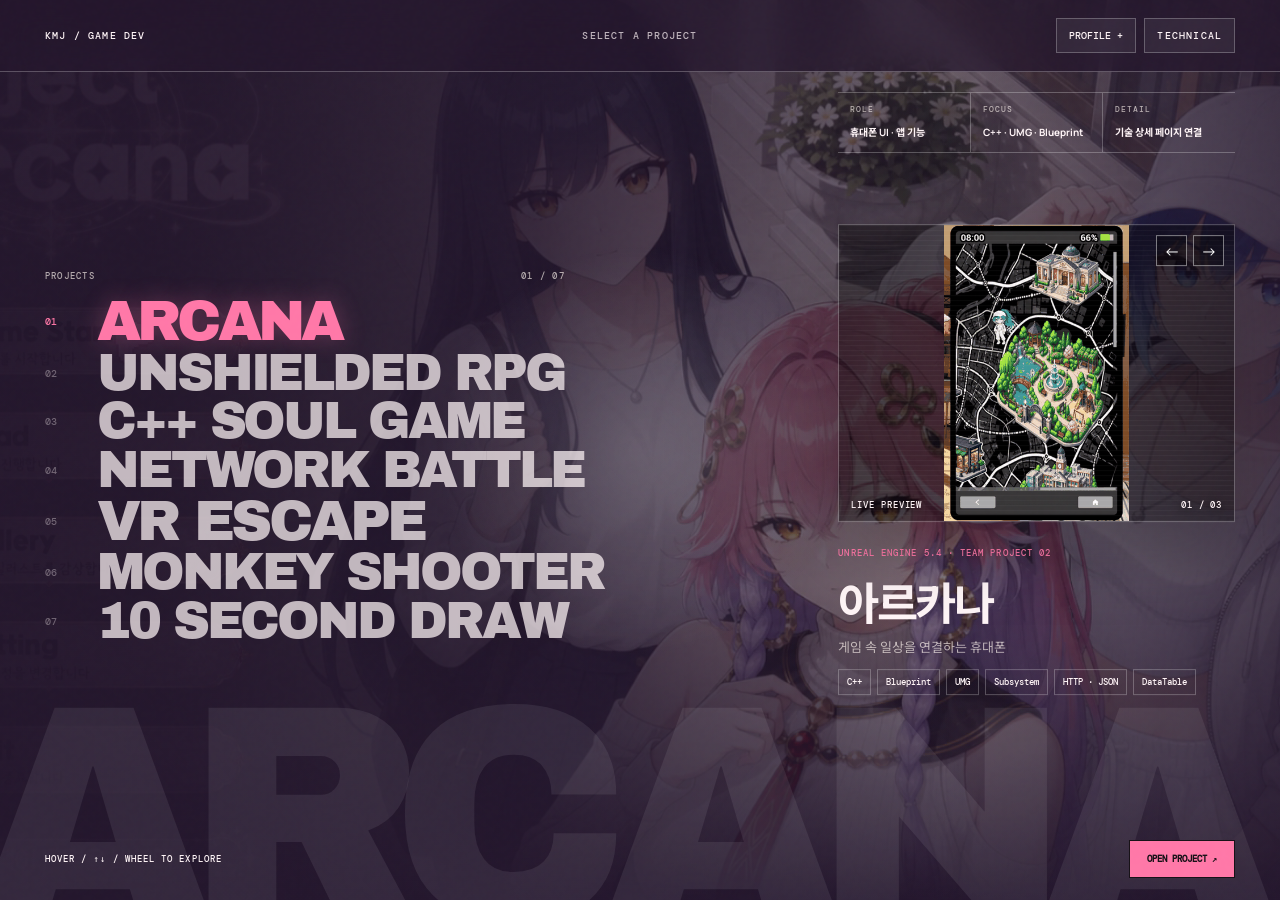
<file: index.html>
<!doctype html>
<html lang="ko">
<head>
  <meta charset="utf-8">
  <meta name="viewport" content="width=device-width,initial-scale=1">
  <meta name="description" content="게임 프로그래머 김민종 포트폴리오 쇼케이스">
  <title>김민종 | Game Programmer Showcase</title>
  <link rel="stylesheet" href="style.css">
</head>
<body>
  <div class="noise" aria-hidden="true"></div>
  <div class="cursor-light" aria-hidden="true"></div>

  <header class="topbar">
    <a class="brand" href="#showcase">KMJ / GAME DEV</a>
    <div class="topbar-center">SELECT A PROJECT</div>
    <nav>
      <button type="button" data-open-profile>PROFILE +</button>
      <a id="top-technical" href="technical.html?project=arcana#arcana">TECHNICAL</a>
    </nav>
  </header>

  <main id="showcase" class="showcase" aria-label="프로젝트 쇼케이스">
    <div class="scene-bg" aria-hidden="true">
      <img id="scene-bg-image" src="assets/arcana/main-menu.png" alt="">
      <div class="scene-bg-wash"></div>
    </div>

    <div class="giant-word" id="giant-word" aria-hidden="true">ARCANA</div>

    <section class="project-rail" aria-label="프로젝트 선택">
      <div class="rail-label">
        <span>PROJECTS</span>
        <span id="rail-count">01 / 07</span>
      </div>

      <div id="project-list" class="project-list"></div>
    </section>

    <section class="live-preview" aria-live="polite">
      <div class="preview-window">
        <img id="preview-media" src="assets/arcana/01_home.gif" alt="아르카나 대표 미디어">
        <div class="preview-scanline" aria-hidden="true"></div>
        <div class="preview-label">
          <span>LIVE PREVIEW</span>
          <span id="preview-media-count">01 / 03</span>
        </div>
        <div class="preview-media-controls">
          <button id="preview-prev" type="button" aria-label="이전 미디어">←</button>
          <button id="preview-next" type="button" aria-label="다음 미디어">→</button>
        </div>
      </div>

      <div class="preview-info">
        <span id="project-type">UNREAL ENGINE 5.4 · TEAM PROJECT 02</span>
        <h1 id="project-title">아르카나</h1>
        <p id="project-caption">게임 속 일상을 연결하는 휴대폰</p>
        <div id="project-tags" class="tags"></div>
      </div>
    </section>

    <aside class="quick-meta">
      <div>
        <small>ROLE</small>
        <strong id="quick-role">휴대폰 UI · 앱 기능</strong>
      </div>
      <div>
        <small>FOCUS</small>
        <strong id="quick-focus">C++ · UMG · Blueprint</strong>
      </div>
      <div>
        <small>DETAIL</small>
        <strong>기술 상세 페이지 연결</strong>
      </div>
    </aside>

    <div class="showcase-footer">
      <span>HOVER / ↑↓ / WHEEL TO EXPLORE</span>
      <button id="open-preview" type="button">OPEN PROJECT ↗</button>
    </div>
  </main>

  <section id="project-preview" class="project-preview" aria-hidden="true">
    <header class="preview-header">
      <button type="button" class="preview-back">← BACK TO PROJECTS</button>
      <span id="preview-index">PROJECT 01 / 07</span>
      <span id="preview-type">TEAM PROJECT</span>
    </header>

    <div class="preview-hero">
      <div class="preview-copy">
        <span class="eyebrow">SELECTED WORK</span>
        <h2 id="detail-title">아르카나</h2>
        <p class="detail-kicker" id="detail-kicker">게임 속 일상을 연결하는 휴대폰</p>
        <p id="detail-desc">프로젝트 설명</p>

        <div class="detail-notes" id="detail-notes"></div>

        <div class="detail-actions">
          <a id="technical-link" class="primary-action" href="technical.html#arcana">TECHNICAL DETAILS →</a>
          <a id="demo-link" class="secondary-action" href="#" target="_blank" rel="noopener">PLAY DEMO ↗</a>
        </div>
      </div>

      <div class="detail-media-shell">
        <div class="detail-media-stage">
          <img id="detail-media" src="assets/arcana/01_home.gif" alt="프로젝트 대표 이미지">
          <iframe id="detail-youtube" class="detail-youtube" title="프로젝트 플레이 영상" loading="eager" referrerpolicy="strict-origin-when-cross-origin" allow="accelerometer; autoplay; clipboard-write; encrypted-media; gyroscope; picture-in-picture; web-share" allowfullscreen hidden></iframe>
          <a id="detail-youtube-open" class="detail-youtube-open" href="#" target="_blank" rel="noopener" hidden>YOUTUBE에서 크게 보기 ↗</a>
          <div class="detail-media-caption">
            <span id="detail-media-label">MEDIA 01</span>
            <span id="detail-media-name">PROJECT PREVIEW</span>
          </div>
        </div>
        <div class="detail-media-nav">
          <button id="detail-prev" type="button">← PREV</button>
          <div id="detail-dots" class="detail-dots"></div>
          <button id="detail-next" type="button">NEXT →</button>
        </div>
      </div>
    </div>

    <div class="preview-tech-strip">
      <div>
        <small>TECH STACK</small>
        <div id="preview-tags" class="preview-tags"></div>
      </div>
      <div>
        <small>WHY THIS PAGE EXISTS</small>
        <p>여기서는 결과와 분위기를 빠르게 보여주고, 구현 과정은 기술 상세 페이지에서 깊게 설명합니다.</p>
      </div>
    </div>

    <footer class="preview-next">
      <div>
        <small>NEXT PROJECT</small>
        <strong id="next-name">언실드 RPG</strong>
      </div>
      <button id="next-project" type="button">NEXT PROJECT →</button>
    </footer>
  </section>

  <section id="profile-panel" class="profile-panel" aria-hidden="true">
    <header>
      <span>PLAYER PROFILE / GAME PROGRAMMER</span>
      <button type="button" data-close-profile>×</button>
    </header>

    <div class="profile-layout">
      <div class="profile-main">
        <span class="eyebrow">ABOUT ME</span>
        <h2>김민종<span>.</span></h2>
        <p class="profile-lead">플레이 경험을 코드로 설계하고,<br>게임의 재미를 끝까지 구현하는 개발자입니다.</p>
        <p>게임 개발에 대한 관심으로 소프트웨어를 전공하고, 언리얼 엔진을 중심으로 C++와 블루프린트 기반의 게임 시스템을 학습·구현해 왔습니다.</p>
      </div>

      <div class="profile-photo">
        <div class="profile-photo-placeholder">프로필 이미지 추가 가능</div>
      </div>

      <div class="profile-grid">
        <article>
          <small>EDUCATION</small>
          <strong>평택대학교</strong>
          <p>융합소프트웨어학과<br>2021 — 2025 · 3학년 2학기 수료</p>
        </article>
        <article>
          <small>TRAINING</small>
          <strong>연세 IT 미래교육원</strong>
          <p>언리얼 엔진 게임 개발 과정<br>2026.01 — 2026.09</p>
        </article>
        <article>
          <small>CORE STACK</small>
          <strong>C++ · Blueprint</strong>
          <p>Unreal Engine 5.4.4<br>UMG · AI · DataTable · Networking</p>
        </article>
        <article>
          <small>COLLABORATION</small>
          <strong>SVN · Diversion · Notion</strong>
          <p>Discord · Google Sheets<br>팀 개발 워크플로 경험</p>
        </article>
      </div>

      <div class="profile-links">
        <a href="mailto:kmj08271@gmail.com"><small>EMAIL</small><strong>kmj08271@gmail.com</strong></a>
        <a href="mailto:kmj082700@naver.com"><small>EMAIL 02</small><strong>kmj082700@naver.com</strong></a>
        <a href="tel:01057448424"><small>PHONE</small><strong>010-5744-8424</strong></a>
        <a href="https://www.youtube.com/@티렉스-0123" target="_blank" rel="noopener"><small>YOUTUBE</small><strong>@티렉스-0123 ↗</strong></a>
        <a href="https://www.canva.com/design/DAHLZcEFADc/8_ObTfciDFen0pWB_T5hIw/edit" target="_blank" rel="noopener"><small>ORIGINAL DOC</small><strong>CANVA PORTFOLIO ↗</strong></a>
      </div>
    </div>
  </section>

  <script src="script.js"></script>
</body>
</html>
</file>
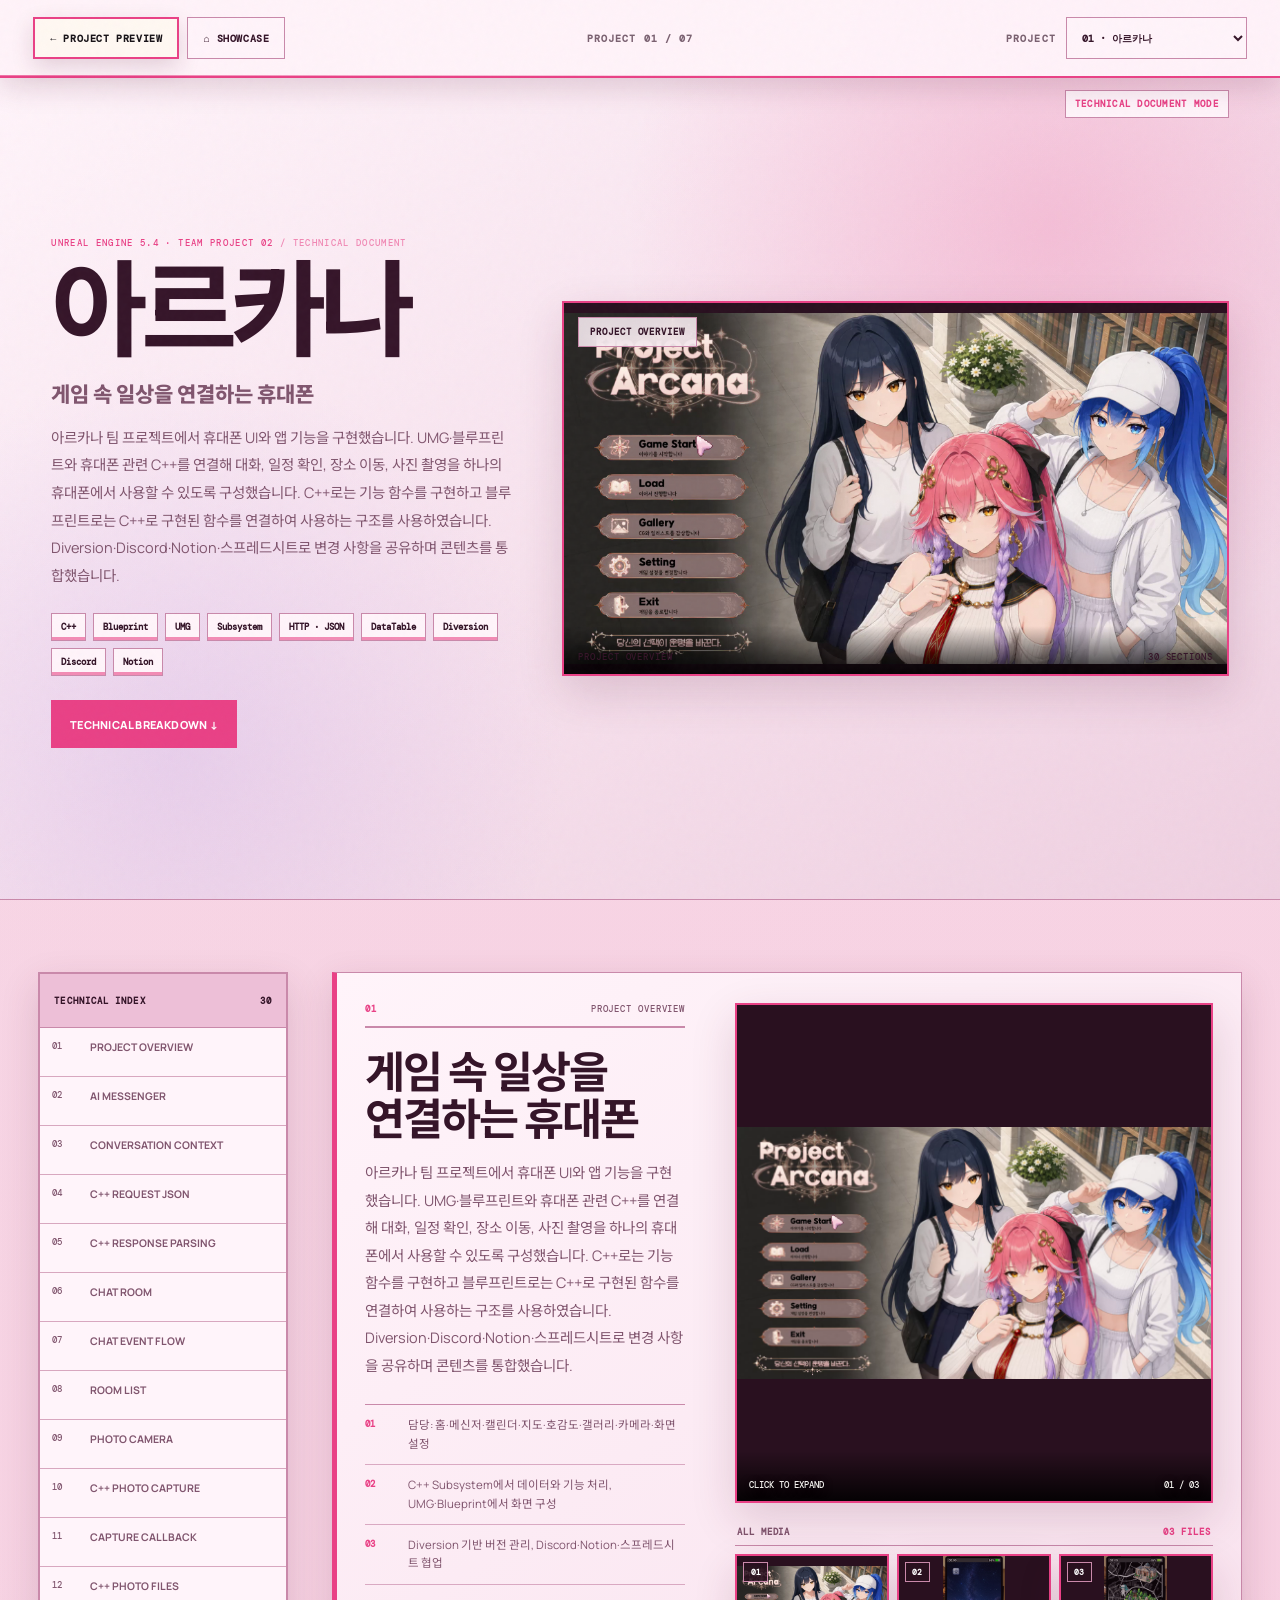
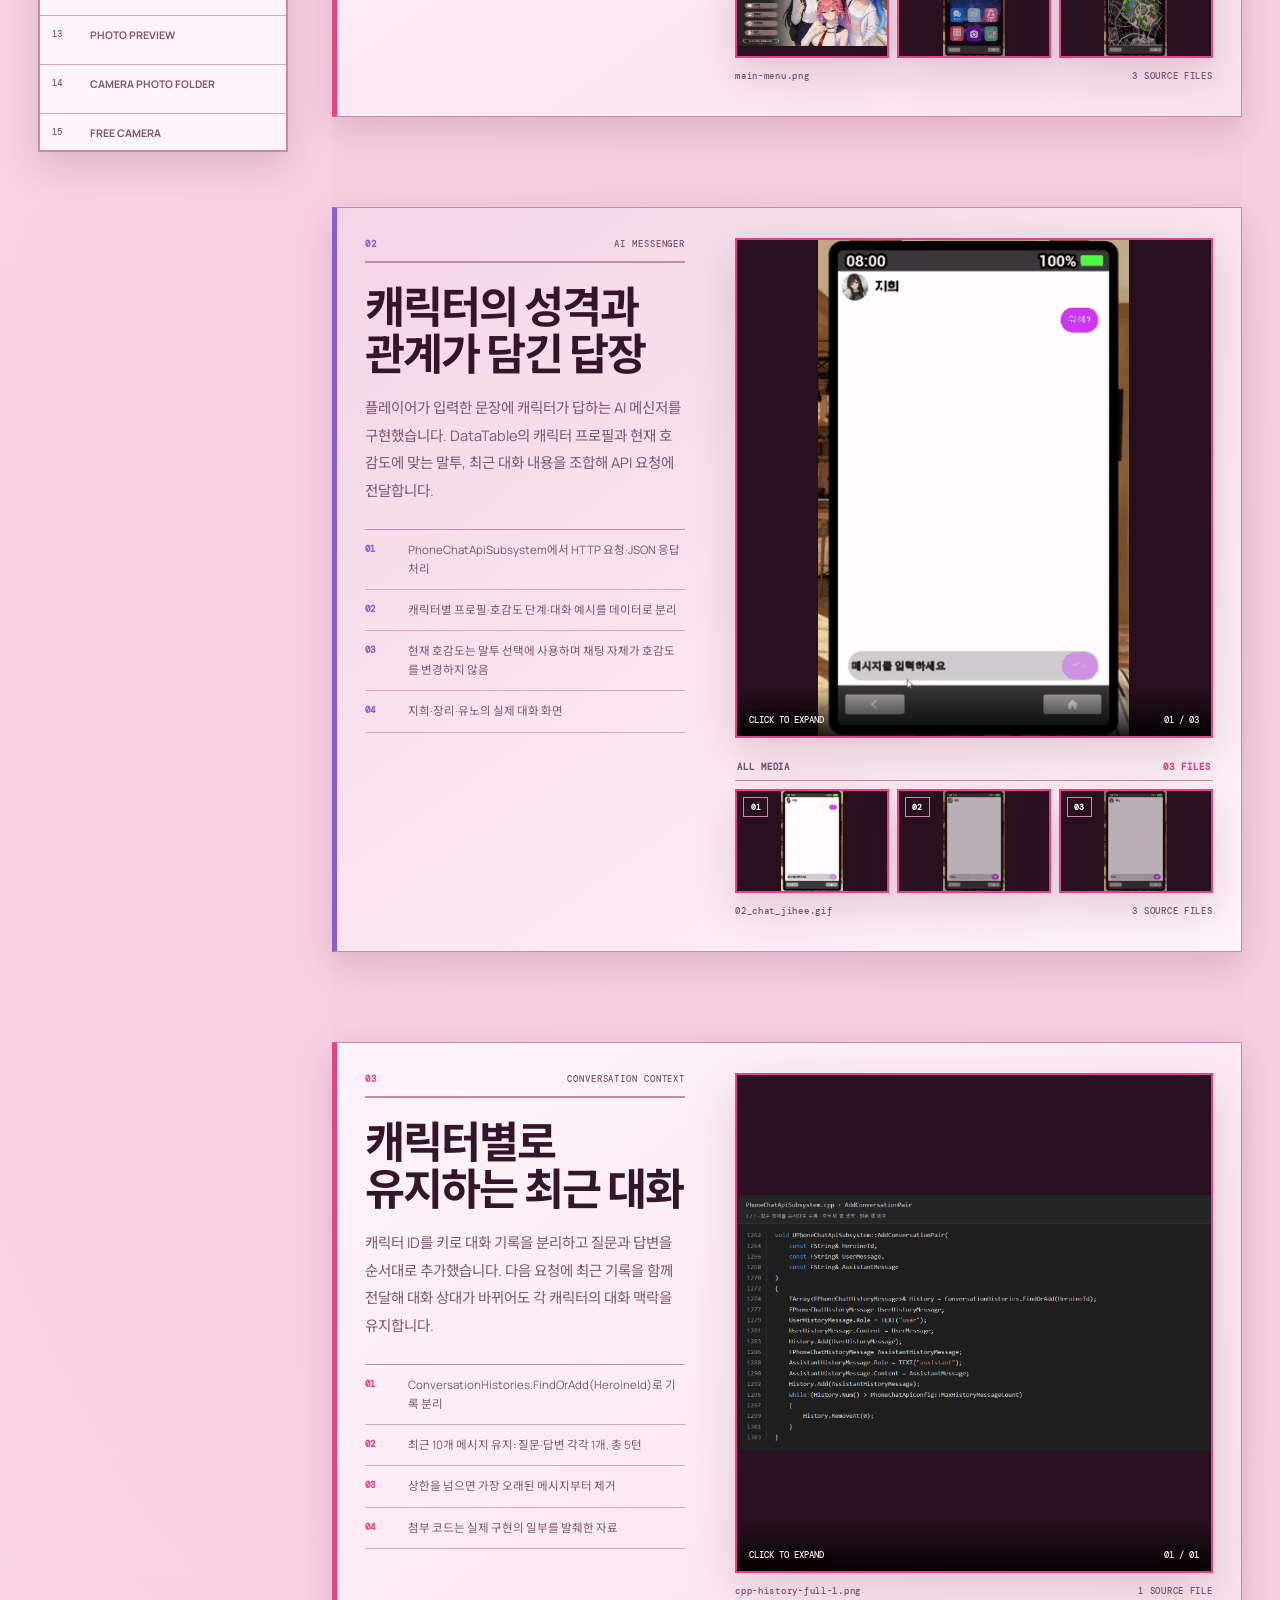
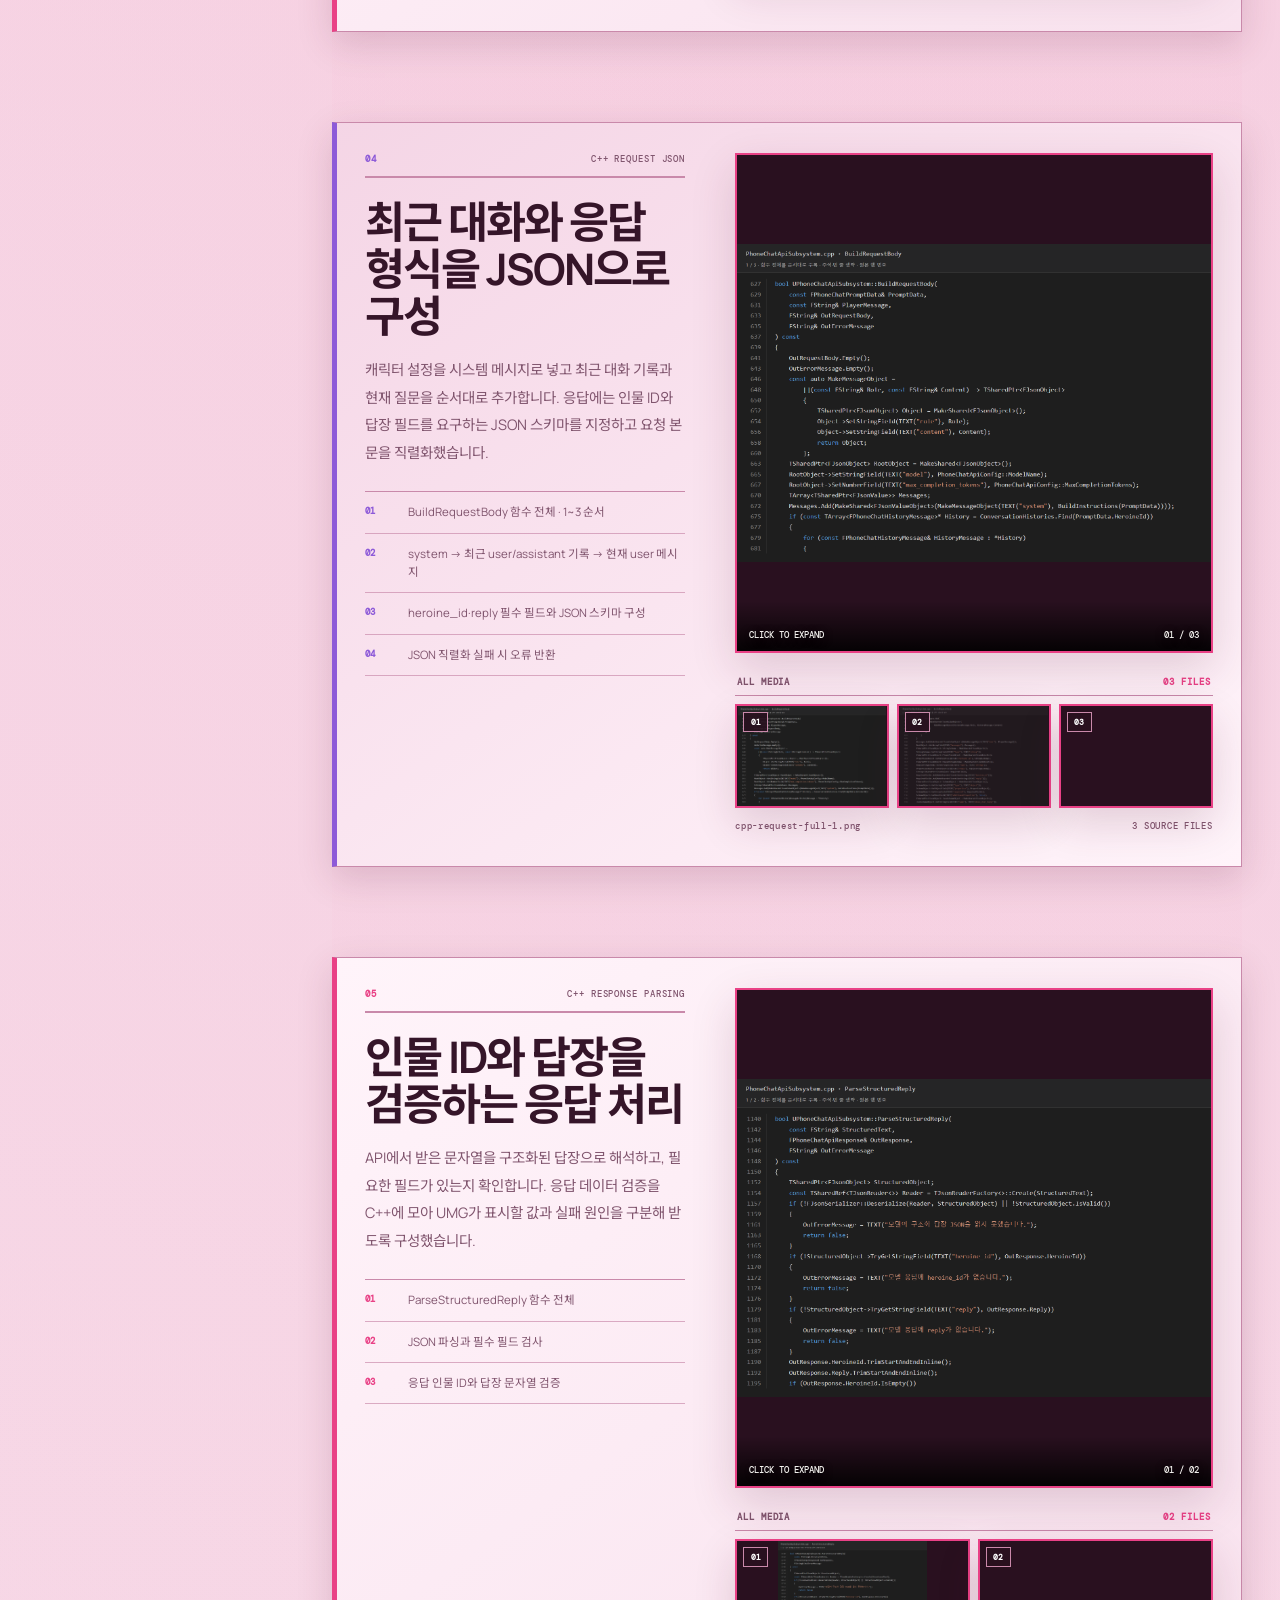
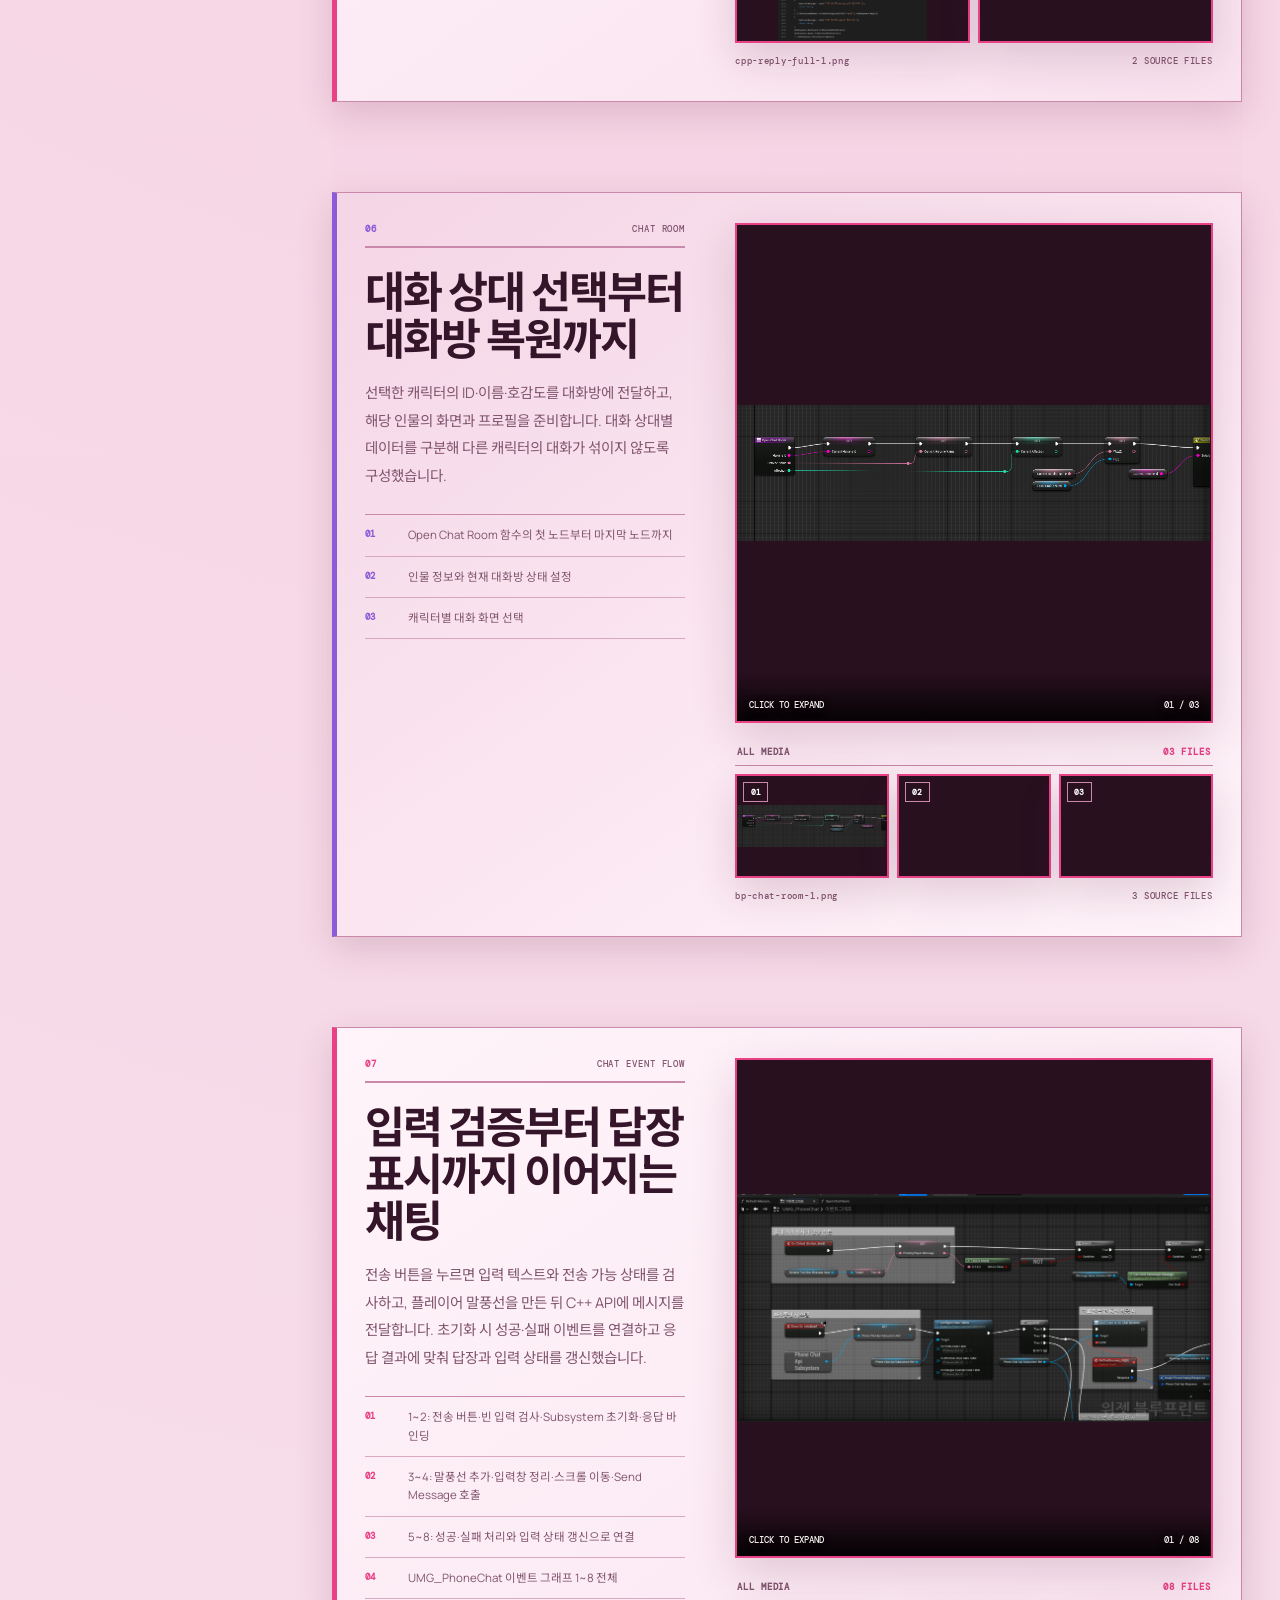
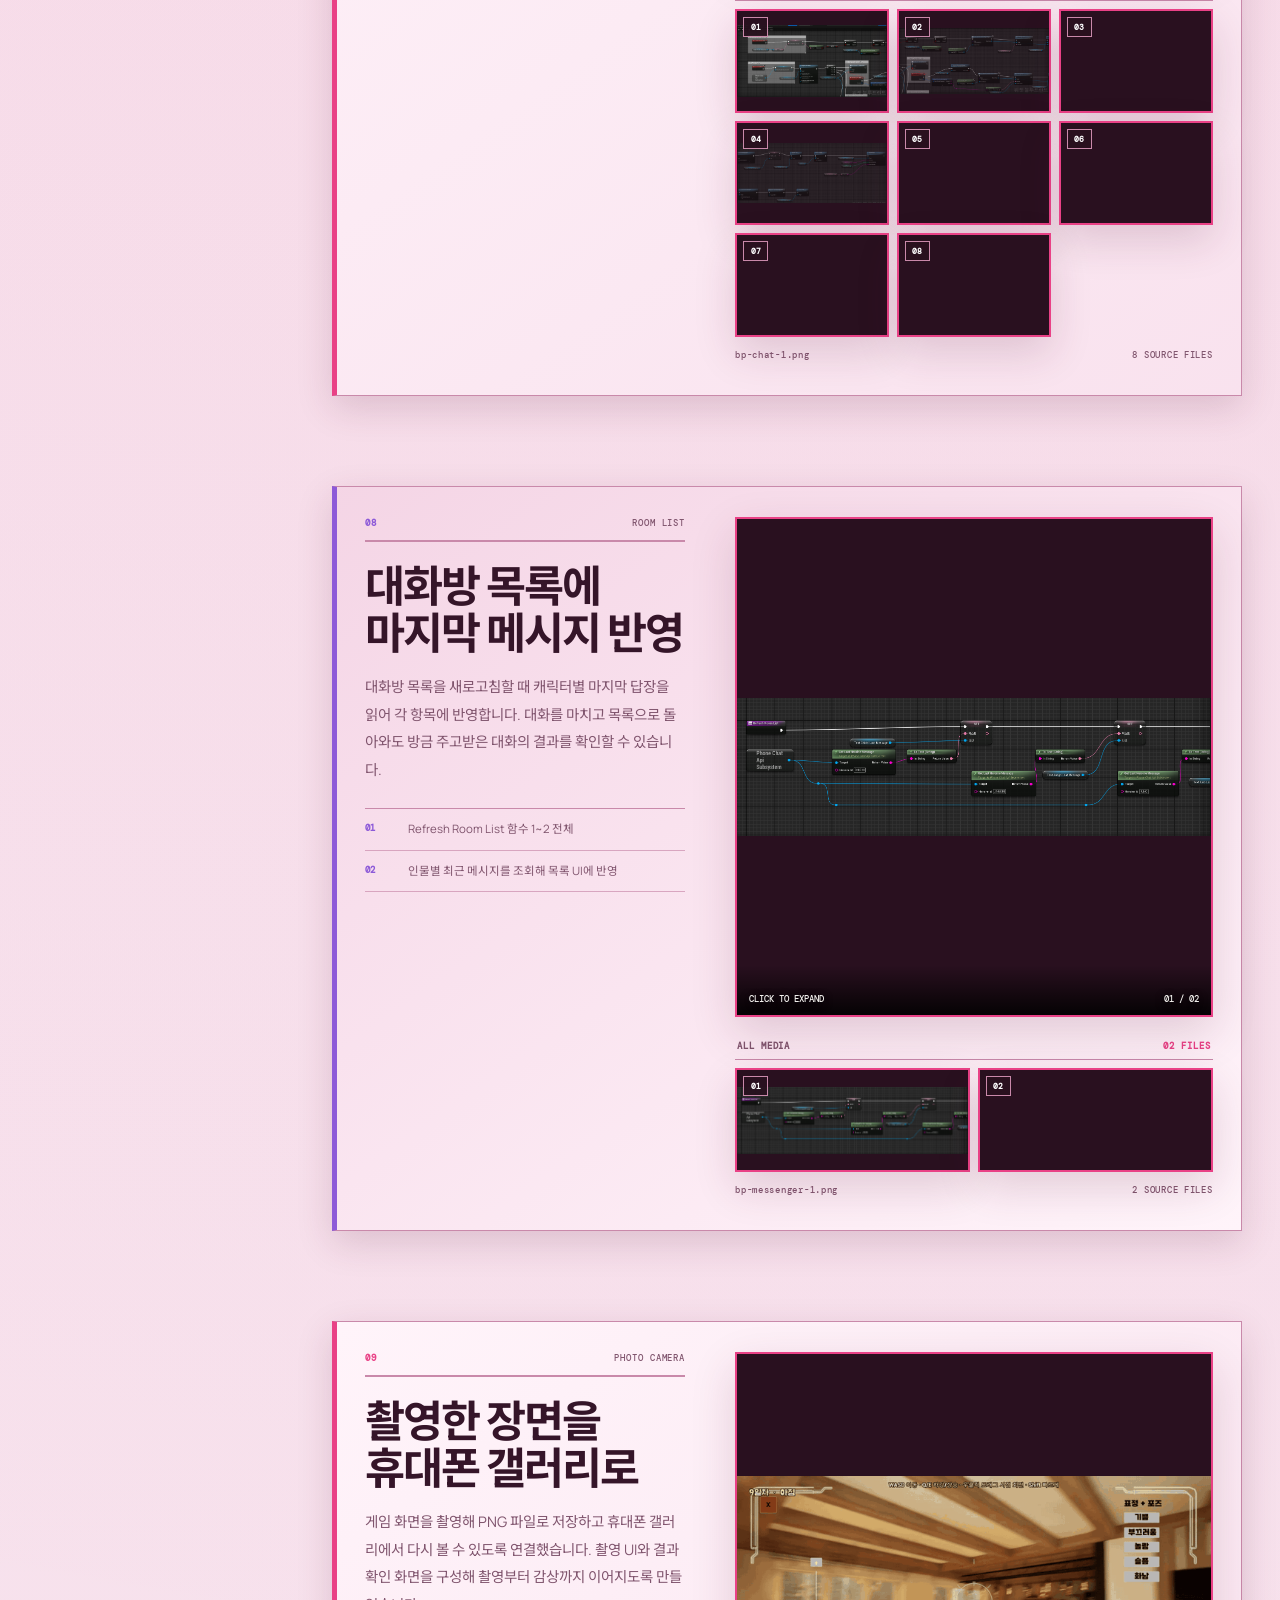
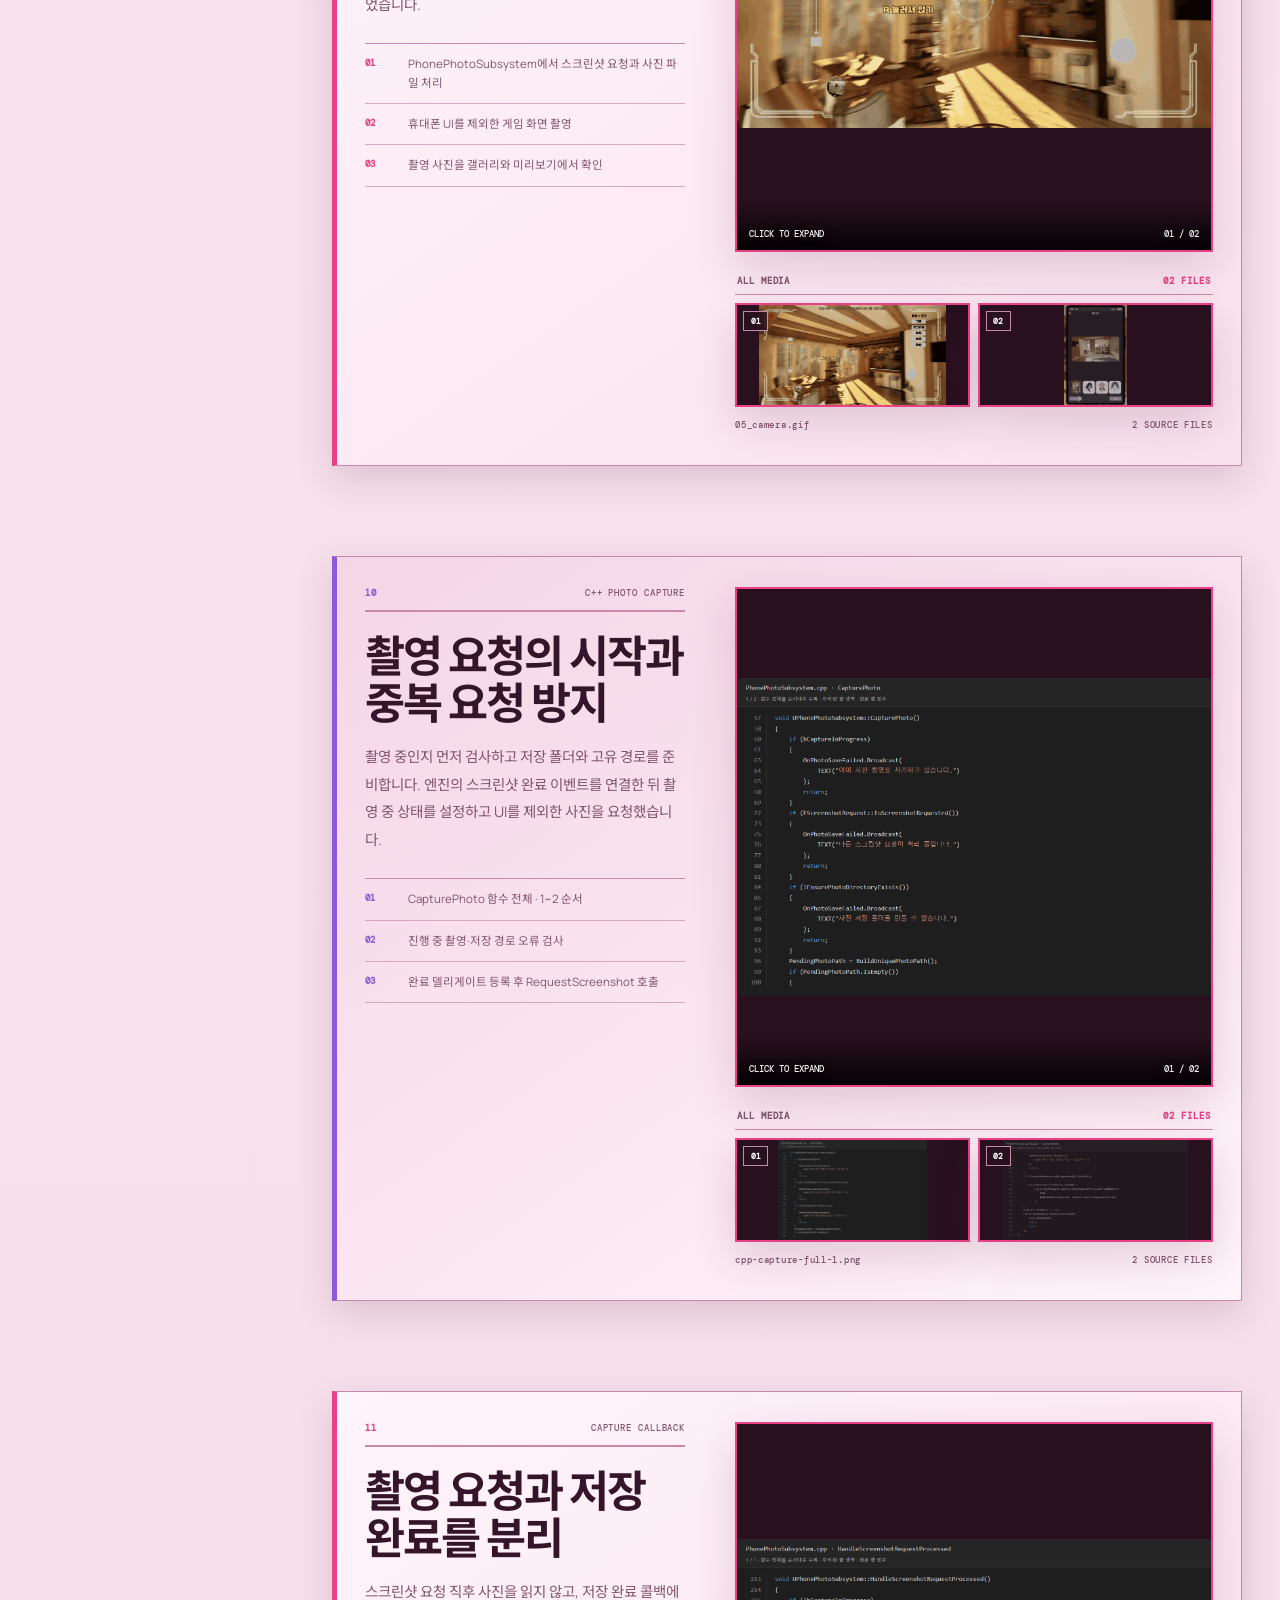
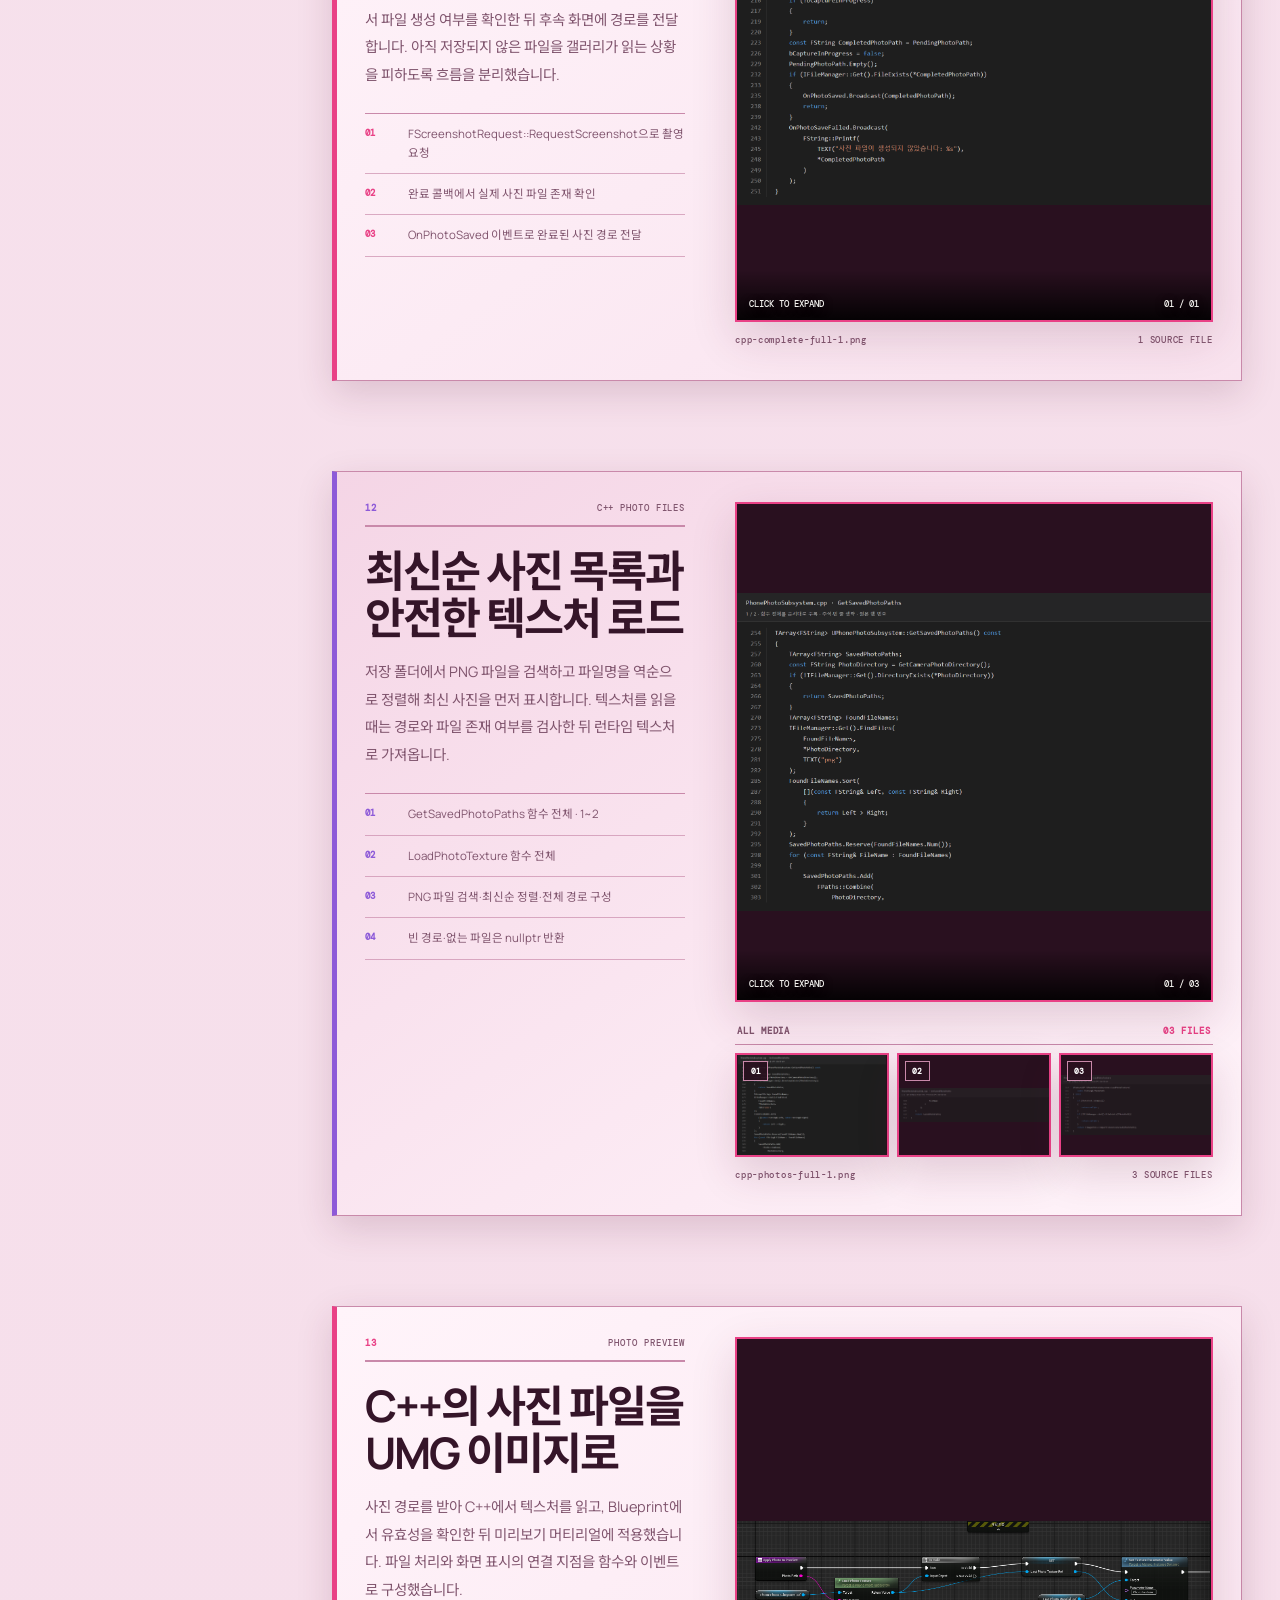
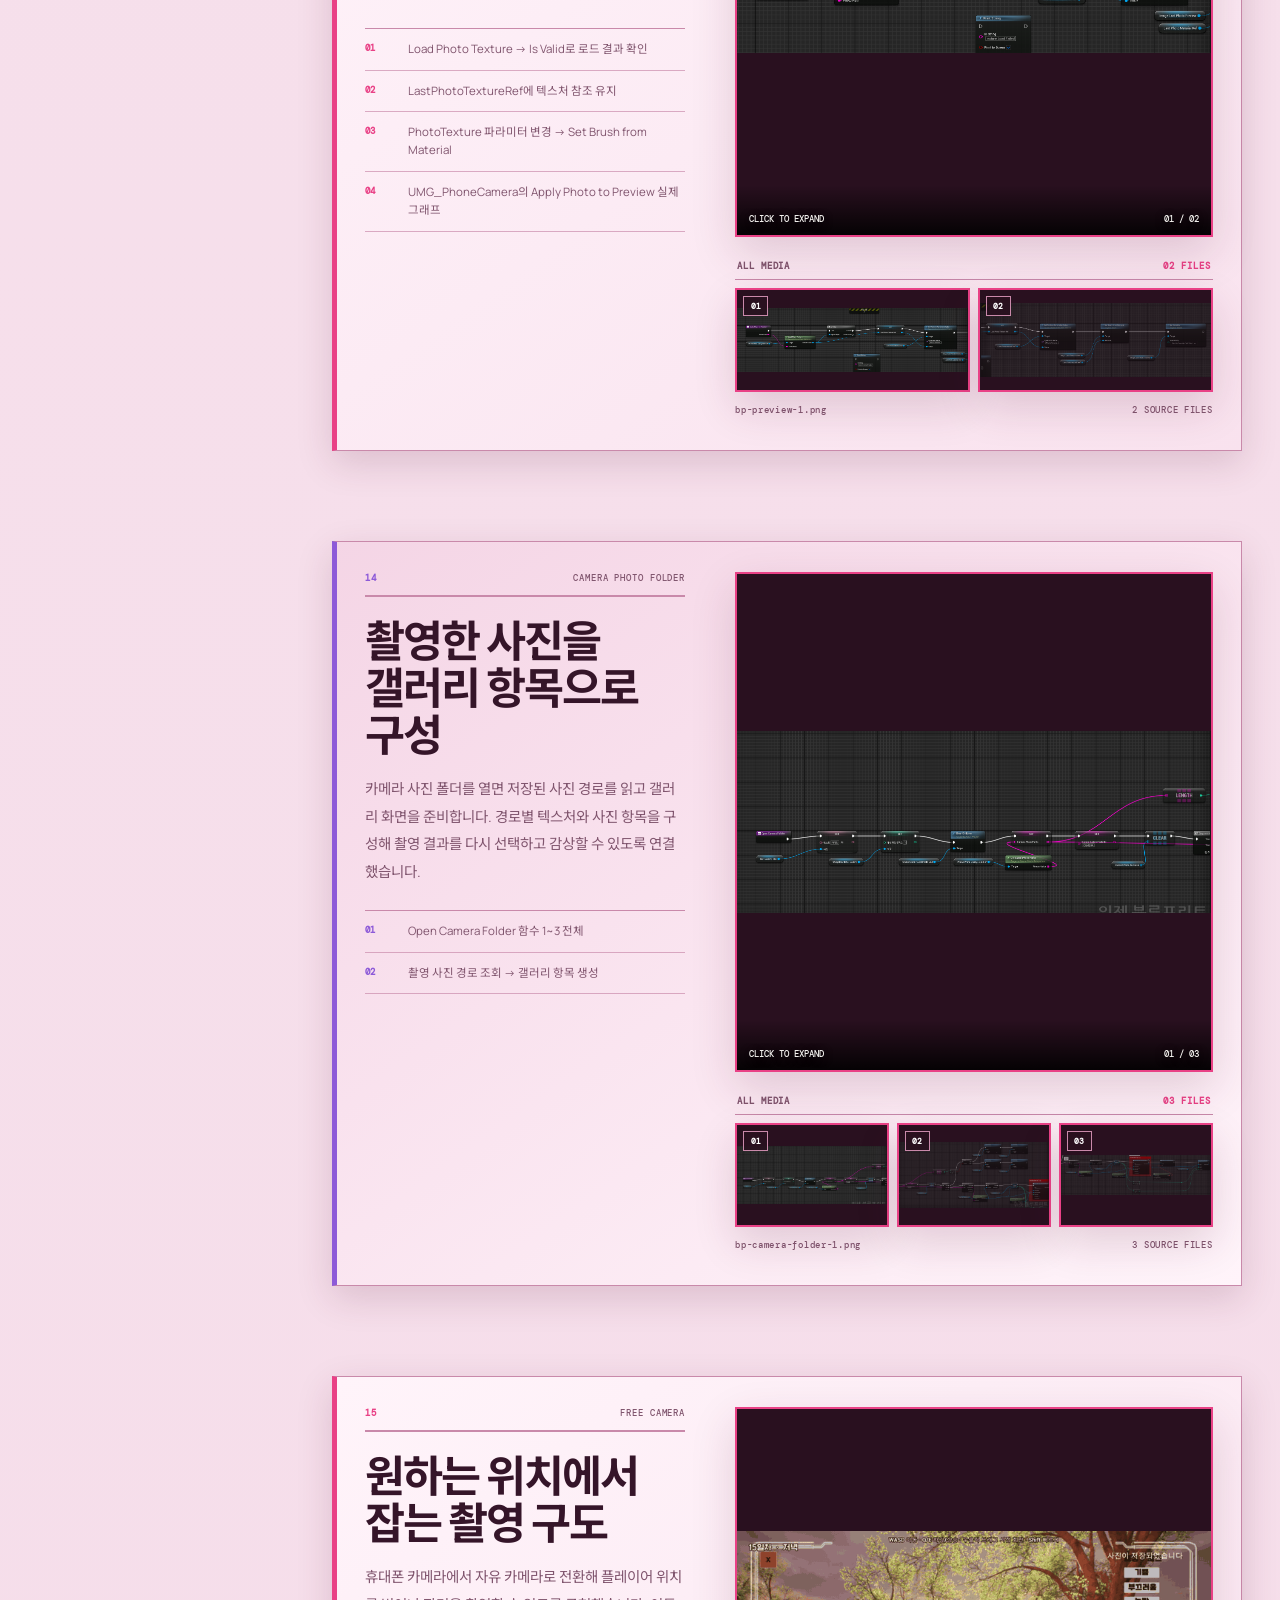
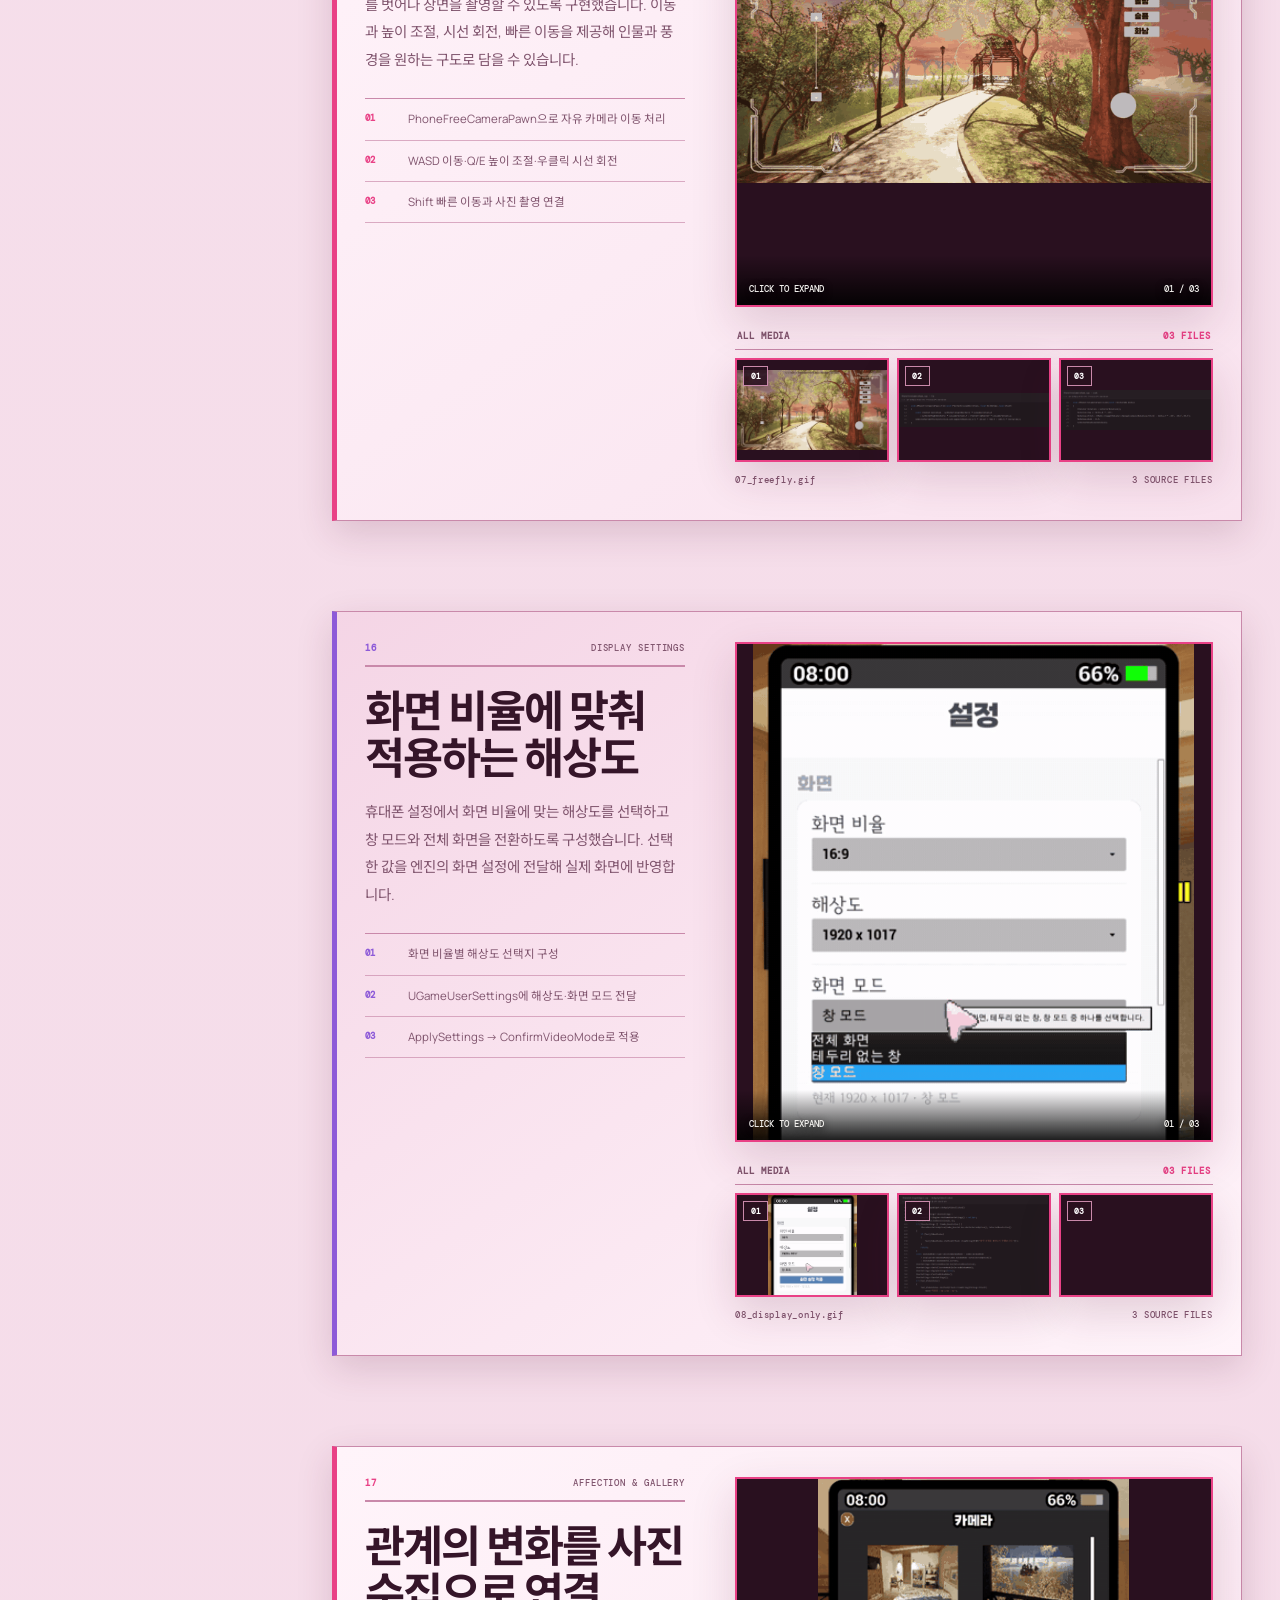
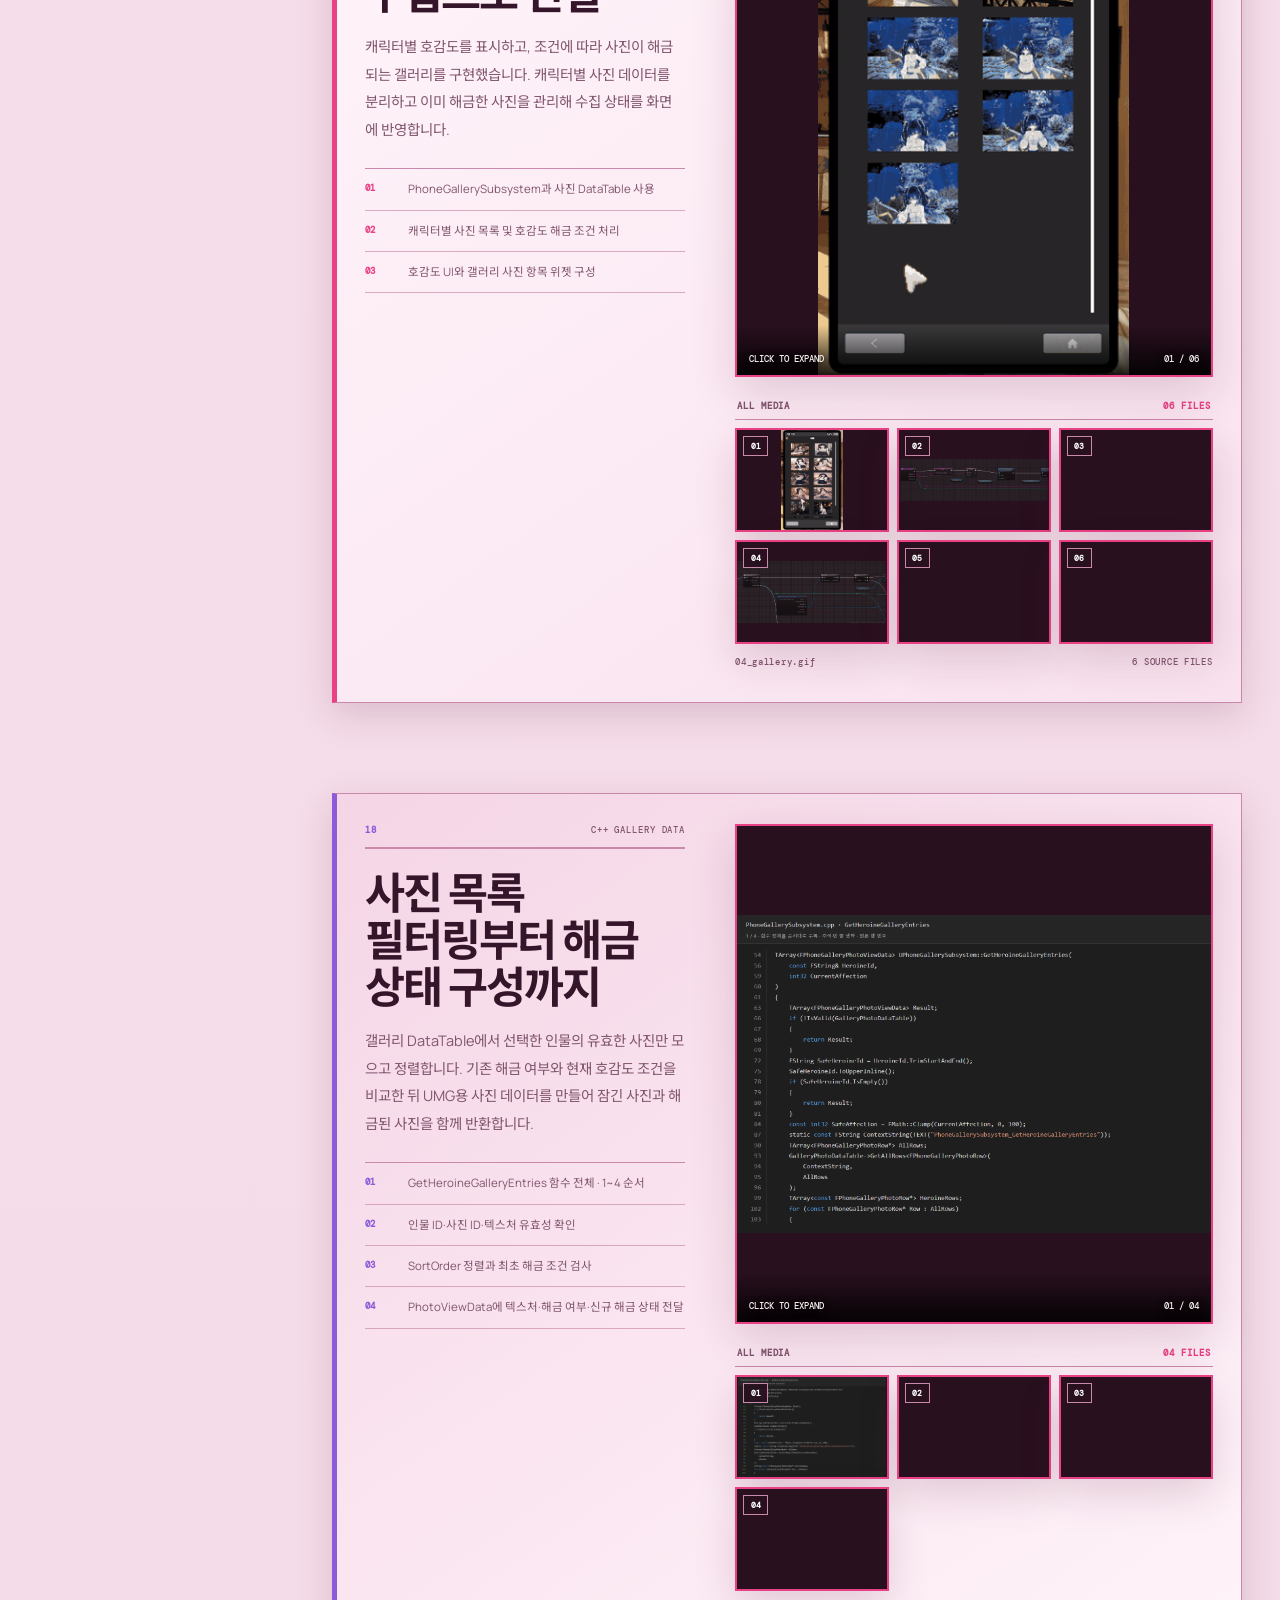
<file: technical.html>
<!doctype html>
<html lang="ko">
<head>
  <meta charset="utf-8">
  <meta name="viewport" content="width=device-width,initial-scale=1">
  <meta name="description" content="게임 프로그래머 김민종 프로젝트 기술 상세">
  <title>Technical Detail | 김민종 Game Programmer</title>
  <link rel="stylesheet" href="technical-style.css">
</head>
<body>
  <div class="tech-noise" aria-hidden="true"></div>
  <div class="reading-progress" aria-hidden="true"><span id="reading-progress-bar"></span></div>

  <header class="tech-header">
    <div class="tech-header-left">
      <a id="back-preview" class="nav-btn nav-btn-primary" href="index.html">← PROJECT PREVIEW</a>
      <a id="back-showcase" class="nav-btn nav-btn-ghost" href="index.html">⌂ SHOWCASE</a>
    </div>
    <div class="tech-header-center">
      <span id="header-project-index">PROJECT 01 / 07</span>
    </div>
    <div class="tech-header-right">
      <label for="project-select">PROJECT</label>
      <select id="project-select" aria-label="기술 상세 프로젝트 선택"></select>
    </div>
  </header>

  <main>
    <section class="tech-hero" id="top">
      <div class="tech-hero-copy">
        <span class="eyebrow" id="hero-type">PROJECT TYPE</span>
        <h1 id="hero-title">아르카나</h1>
        <p class="hero-kicker" id="hero-kicker"></p>
        <p class="hero-desc" id="hero-desc"></p>
        <div class="hero-tags" id="hero-tags"></div>
        <div class="hero-actions">
          <a id="hero-demo" class="demo-link" href="#" target="_blank" rel="noopener">▶ PLAY VIDEO ON YOUTUBE ↗</a>
          <a id="hero-first-section" class="section-link" href="#section-01">TECHNICAL BREAKDOWN ↓</a>
        </div>
        <div id="hero-video-links" class="hero-video-links" hidden></div>
      </div>
      <div class="tech-hero-media">
        <div id="hero-media-content" class="hero-media-content"></div>
        <div class="hero-video-badge" id="hero-video-badge">PROJECT OVERVIEW</div>
        <a id="hero-youtube-open" class="hero-youtube-open" href="#" target="_blank" rel="noopener">YOUTUBE에서 크게 보기 ↗</a>
        <div class="hero-media-meta">
          <span id="hero-media-label">PROJECT OVERVIEW</span>
          <span id="hero-section-count">00 SECTIONS</span>
        </div>
      </div>
    </section>

    <section class="technical-layout">
      <aside class="technical-index">
        <div class="index-head">
          <span>TECHNICAL INDEX</span>
          <span id="index-count">00</span>
        </div>
        <nav id="section-nav" aria-label="기술 상세 목차"></nav>
      </aside>

      <div class="technical-content" id="technical-content"></div>
    </section>

    <section class="next-project-section">
      <div>
        <span class="eyebrow">NEXT TECHNICAL CASE</span>
        <h2 id="next-project-title">다음 프로젝트</h2>
      </div>
      <div class="next-actions">
        <a id="return-preview-bottom" href="index.html">← PROJECT PREVIEW</a>
        <button id="next-project-button" type="button">NEXT PROJECT →</button>
      </div>
    </section>
  </main>

  <div id="floating-tech-nav" class="floating-tech-nav" aria-label="빠른 페이지 이동">
    <a id="floating-preview" href="index.html">← PROJECT PREVIEW</a>
    <button id="to-top" type="button">↑ TOP</button>
  </div>

  <div id="media-lightbox" class="media-lightbox" aria-hidden="true">
    <button class="lightbox-close" type="button" aria-label="확대 보기 닫기">×</button>
    <button class="lightbox-prev" type="button" aria-label="이전 자료">←</button>
    <div class="lightbox-stage">
      <img id="lightbox-image" alt="확대된 프로젝트 자료">
      <video id="lightbox-video" controls playsinline></video>
      <div class="lightbox-caption">
        <span id="lightbox-title"></span>
        <span id="lightbox-counter"></span>
      </div>
    </div>
    <button class="lightbox-next" type="button" aria-label="다음 자료">→</button>
  </div>

  <script src="technical-script.js"></script>
</body>
</html>
</file>
<file: style.css>
@import url('https://fonts.googleapis.com/css2?family=Archivo+Black&family=DM+Mono:wght@300;400;500&family=Manrope:wght@400;500;600;700;800&family=Noto+Sans+KR:wght@400;500;600;700;800;900&display=swap');

:root{
  --scene:#21172a;
  --ink:#fff6f0;
  --accent:#ff7cab;
  --muted:rgba(255,246,240,.66);
  --line:rgba(255,255,255,.25);
}
*{box-sizing:border-box}
html{scroll-behavior:smooth}
body{
  margin:0;
  background:var(--scene);
  color:var(--ink);
  font-family:"Manrope","Noto Sans KR",sans-serif;
  overflow-x:hidden;
  transition:background .6s ease,color .4s ease;
}
button,a{font:inherit}
button{color:inherit}
.noise{
  position:fixed;inset:0;z-index:100;pointer-events:none;opacity:.07;
  background-image:url("data:image/svg+xml,%3Csvg viewBox='0 0 180 180' xmlns='http://www.w3.org/2000/svg'%3E%3Cfilter id='n'%3E%3CfeTurbulence type='fractalNoise' baseFrequency='.82' numOctaves='4' stitchTiles='stitch'/%3E%3C/filter%3E%3Crect width='100%25' height='100%25' filter='url(%23n)' opacity='.56'/%3E%3C/svg%3E");
  mix-blend-mode:soft-light;
}
.cursor-light{
  position:fixed;z-index:1;pointer-events:none;width:440px;height:440px;border-radius:50%;
  left:50%;top:50%;transform:translate(-50%,-50%);
  background:radial-gradient(circle,rgba(255,255,255,.17),rgba(255,255,255,0) 66%);
}
.topbar{
  position:fixed;top:0;left:0;right:0;z-index:30;height:72px;
  padding:0 3.5vw;
  display:grid;grid-template-columns:1fr auto 1fr;align-items:center;
  border-bottom:1px solid var(--line);
  background:color-mix(in srgb,var(--scene) 72%,transparent);
  backdrop-filter:blur(14px);
  font:500 10px "DM Mono",monospace;letter-spacing:.12em;
}
.brand{color:inherit;text-decoration:none}
.topbar-center{opacity:.7}
.topbar nav{justify-self:end;display:flex;gap:8px}
.topbar nav button,.topbar nav a{
  border:1px solid var(--line);background:rgba(255,255,255,.06);color:inherit;
  padding:10px 12px;text-decoration:none;cursor:pointer;
}
.showcase{height:100vh;min-height:690px;position:relative;overflow:hidden;padding:88px 3.5vw 42px}
.scene-bg{position:absolute;inset:0;z-index:-2;overflow:hidden}
.scene-bg img{
  width:100%;height:100%;object-fit:cover;object-position:center;
  filter:saturate(.75) contrast(1.05);
  opacity:.58;transform:scale(1.035);
  transition:opacity .45s ease,transform .75s cubic-bezier(.16,1,.3,1),filter .45s ease;
}
.scene-bg-wash{
  position:absolute;inset:0;
  background:
    linear-gradient(90deg,color-mix(in srgb,var(--scene) 94%,transparent) 0%,color-mix(in srgb,var(--scene) 80%,transparent) 42%,color-mix(in srgb,var(--scene) 26%,transparent) 74%,color-mix(in srgb,var(--scene) 72%,transparent) 100%),
    linear-gradient(0deg,var(--scene) 0%,transparent 35%,color-mix(in srgb,var(--scene) 25%,transparent) 100%);
  transition:background .5s ease;
}
.giant-word{
  position:absolute;left:-2vw;bottom:-3vh;z-index:-1;
  font-family:"Archivo Black",sans-serif;font-size:clamp(150px,24vw,420px);
  letter-spacing:-.09em;line-height:.72;white-space:nowrap;
  color:rgba(255,255,255,.075);
  transition:transform .6s cubic-bezier(.16,1,.3,1),opacity .35s;
}
.project-rail{
  position:absolute;left:3.5vw;top:50%;transform:translateY(-48%);
  width:min(57vw,900px);z-index:8;
}
.rail-label{
  display:flex;justify-content:space-between;width:min(520px,54vw);
  margin-bottom:14px;
  font:500 9px "DM Mono",monospace;letter-spacing:.14em;color:var(--muted)
}
.project-list{display:grid}
.project-button{
  border:0;background:none;padding:0;display:grid;grid-template-columns:52px 1fr;
  align-items:center;text-align:left;cursor:pointer;transform-origin:left center;
  transition:transform .25s ease,opacity .25s ease;
}
.project-button .num{font:500 10px "DM Mono",monospace;opacity:.48}
.project-button .name{
  font-family:"Archivo Black","Noto Sans KR",sans-serif;
  font-size:clamp(34px,4.45vw,72px);
  letter-spacing:-.06em;line-height:.91;text-transform:uppercase;white-space:nowrap;
  max-width:100%;
}
.project-button.long-title .name{font-size:clamp(31px,4vw,64px)}
.project-button:not(.active){opacity:.72}
.project-list:hover .project-button{opacity:.27}
.project-list:hover .project-button:hover{opacity:1;transform:translateX(15px)}
.project-button.active{opacity:1}
.project-button.active .num{opacity:1;color:var(--accent)}
.project-button.active .name{color:var(--accent);-webkit-text-stroke:0;text-shadow:0 0 24px color-mix(in srgb,var(--accent) 30%,transparent)}
.live-preview{
  position:absolute;right:3.5vw;top:50%;transform:translateY(-48%);
  width:min(31vw,470px);z-index:7;
}
.preview-window{
  position:relative;aspect-ratio:4/3;border:1px solid var(--line);
  background:rgba(0,0,0,.22);overflow:hidden;box-shadow:0 30px 70px rgba(0,0,0,.2);
}
.preview-window img{width:100%;height:100%;object-fit:contain;display:block;background:rgba(0,0,0,.22);transition:opacity .22s ease,transform .5s ease}
.preview-scanline{
  position:absolute;inset:0;pointer-events:none;
  background:linear-gradient(rgba(255,255,255,.035) 1px,transparent 1px);background-size:100% 5px;
}
.preview-label{
  position:absolute;left:12px;right:12px;bottom:10px;display:flex;justify-content:space-between;
  font:500 9px "DM Mono",monospace;letter-spacing:.1em;
  text-shadow:0 1px 10px rgba(0,0,0,.85);
}
.preview-media-controls{position:absolute;right:10px;top:10px;display:flex;gap:6px}
.preview-media-controls button{
  width:31px;height:31px;border:1px solid rgba(255,255,255,.45);
  background:rgba(0,0,0,.28);color:white;cursor:pointer;
}
.preview-info{padding-top:17px}
.preview-info>span{font:500 9px "DM Mono",monospace;letter-spacing:.12em;color:var(--accent)}
.preview-info h1{
  margin:7px 0 4px;font-family:"Archivo Black","Noto Sans KR",sans-serif;
  font-size:clamp(30px,3.5vw,54px);letter-spacing:-.055em
}
.preview-info p{margin:0;color:var(--muted);font-size:13px}
.tags{display:flex;gap:6px;flex-wrap:wrap;margin-top:13px}
.tags span{padding:6px 8px;border:1px solid var(--line);font:500 9px "DM Mono",monospace}
.quick-meta{
  position:absolute;right:3.5vw;top:92px;z-index:6;width:min(31vw,470px);
  display:grid;grid-template-columns:repeat(3,1fr);border-top:1px solid var(--line);border-bottom:1px solid var(--line);
}
.quick-meta div{padding:11px 12px;border-right:1px solid var(--line)}
.quick-meta div:last-child{border-right:0}
.quick-meta small{display:block;font:500 8px "DM Mono",monospace;letter-spacing:.12em;color:var(--muted);margin-bottom:5px}
.quick-meta strong{font-size:10px;line-height:1.35}
.showcase-footer{
  position:absolute;bottom:22px;left:3.5vw;right:3.5vw;z-index:9;
  display:flex;justify-content:space-between;align-items:center;
  font:500 9px "DM Mono",monospace;letter-spacing:.12em
}
#open-preview{
  border:1px solid currentColor;background:var(--accent);color:#171217;
  padding:12px 17px;font-weight:700;cursor:pointer
}

/* Project preview overlay */
.project-preview{
  position:fixed;inset:0;z-index:70;background:#0c0d10;color:#f6f3ef;
  transform:translateY(105%);transition:transform .8s cubic-bezier(.16,1,.3,1);
  overflow-y:auto;
}
.project-preview.open{transform:translateY(0)}
.preview-header{
  position:sticky;top:0;z-index:5;height:66px;padding:0 3.5vw;
  display:grid;grid-template-columns:1fr auto 1fr;align-items:center;
  border-bottom:1px solid #333;background:rgba(12,13,16,.9);backdrop-filter:blur(14px);
  font:500 9px "DM Mono",monospace;letter-spacing:.12em
}
.preview-back{justify-self:start;border:0;background:none;color:white;cursor:pointer;padding:10px 0}
#preview-type{justify-self:end;color:#9298a1}
.preview-hero{
  min-height:calc(100vh - 66px);padding:5vw 4vw;
  display:grid;grid-template-columns:.82fr 1.18fr;gap:56px;align-items:center;
}
.eyebrow{font:500 10px "DM Mono",monospace;letter-spacing:.15em;color:#7be4ca}
.preview-copy h2{
  font-family:"Archivo Black","Noto Sans KR",sans-serif;font-size:clamp(62px,9vw,145px);
  line-height:.82;letter-spacing:-.075em;margin:18px 0 20px
}
.detail-kicker{font-size:20px;font-weight:800;margin:0 0 12px}
.preview-copy>p:not(.detail-kicker){color:#aeb2b8;line-height:1.85;max-width:660px}
.detail-notes{display:grid;margin-top:26px;border-top:1px solid #36383e}
.detail-note{display:grid;grid-template-columns:42px 1fr;gap:10px;padding:12px 0;border-bottom:1px solid #2f3136;color:#b8bdc4;font-size:12px}
.detail-note b{font:500 10px "DM Mono",monospace;color:#7be4ca}
.detail-actions{display:flex;gap:10px;flex-wrap:wrap;margin-top:28px}
.detail-actions a{padding:14px 17px;text-decoration:none;font-size:12px;font-weight:800}
.primary-action{background:#ff7ca9;color:#111}
.secondary-action{border:1px solid #666;color:white}
.secondary-action.disabled{opacity:.35;pointer-events:none}
.detail-media-stage{
  position:relative;min-height:560px;border:1px solid #3a3d44;background:#15171c;overflow:hidden
}
.detail-media-stage img{width:100%;height:100%;position:absolute;inset:0;object-fit:contain;background:#0d0f13;transition:opacity .16s ease}
.detail-media-caption{
  position:absolute;left:13px;right:13px;bottom:12px;display:flex;justify-content:space-between;
  font:500 9px "DM Mono",monospace;letter-spacing:.1em;text-shadow:0 2px 8px #000
}
.detail-media-nav{display:grid;grid-template-columns:auto 1fr auto;gap:12px;align-items:center;margin-top:10px}
.detail-media-nav button{border:1px solid #444;background:#121419;color:white;padding:10px 12px;cursor:pointer;font:500 9px "DM Mono",monospace}
.detail-dots{display:flex;justify-content:center;gap:7px}
.detail-dot{width:7px;height:7px;border-radius:50%;border:1px solid #777;background:transparent;padding:0}
.detail-dot.active{background:#ff7ca9;border-color:#ff7ca9}
.preview-tech-strip{
  display:grid;grid-template-columns:1fr 1fr;gap:50px;padding:42px 4vw;border-block:1px solid #303238;background:#111318
}
.preview-tech-strip small{font:500 9px "DM Mono",monospace;letter-spacing:.13em;color:#777}
.preview-tags{display:flex;gap:7px;flex-wrap:wrap;margin-top:13px}
.preview-tags span{border:1px solid #3e4147;padding:8px 10px;font:500 10px "DM Mono",monospace}
.preview-tech-strip p{color:#9aa0a8;line-height:1.7;max-width:580px}
.preview-next{padding:60px 4vw 74px;display:flex;align-items:end;justify-content:space-between}
.preview-next small{font:500 9px "DM Mono",monospace;color:#777;letter-spacing:.14em}
.preview-next strong{display:block;margin-top:6px;font-family:"Archivo Black","Noto Sans KR",sans-serif;font-size:clamp(38px,6vw,88px);letter-spacing:-.06em}
#next-project{border:1px solid #555;background:white;color:#111;padding:14px 18px;font-weight:800;cursor:pointer}

/* Profile */
.profile-panel{
  position:fixed;inset:0;z-index:80;background:#111316;color:#f4f1eb;
  transform:translateY(-105%);transition:transform .75s cubic-bezier(.16,1,.3,1);
  overflow-y:auto
}
.profile-panel.open{transform:translateY(0)}
.profile-panel>header{
  height:66px;padding:0 3.5vw;display:flex;align-items:center;justify-content:space-between;
  border-bottom:1px solid #333;font:500 9px "DM Mono",monospace;letter-spacing:.12em
}
.profile-panel>header button{border:0;background:none;color:white;font-size:32px;cursor:pointer}
.profile-layout{padding:5vw 4vw;display:grid;grid-template-columns:1.2fr .8fr;gap:20px}
.profile-main{padding-right:4vw}
.profile-main h2{
  font-family:"Archivo Black","Noto Sans KR",sans-serif;font-size:clamp(72px,10vw,150px);
  margin:16px 0 25px;line-height:.85;letter-spacing:-.08em
}
.profile-main h2 span{color:#7be4ca}
.profile-lead{font-size:22px!important;color:white!important}
.profile-main p{max-width:730px;color:#aaa;line-height:1.9}
.profile-photo{grid-row:span 2}
.profile-photo-placeholder{
  min-height:510px;border:1px dashed #53565e;display:grid;place-items:center;color:#717680;background:#17191e
}
.profile-grid{display:grid;grid-template-columns:1fr 1fr;border-top:1px solid #383b42;border-left:1px solid #383b42}
.profile-grid article{padding:20px;border-right:1px solid #383b42;border-bottom:1px solid #383b42}
.profile-grid small,.profile-links small{font:500 9px "DM Mono",monospace;color:#7be4ca;letter-spacing:.12em}
.profile-grid strong{display:block;margin:10px 0;font-size:17px}
.profile-grid p{font-size:12px;color:#8f949c;line-height:1.7}
.profile-links{grid-column:1/3;display:grid;grid-template-columns:repeat(5,1fr);border-top:1px solid #383b42}
.profile-links a{padding:18px;border-right:1px solid #383b42;color:white;text-decoration:none}
.profile-links strong{display:block;margin-top:6px;font-size:11px;word-break:break-all}

@media(max-width:1050px){
  .quick-meta{display:none}
  .project-rail{width:58vw}
  .live-preview{width:34vw}
}
@media(max-width:820px){
  .topbar{grid-template-columns:1fr auto}.topbar-center{display:none}.topbar nav a{display:none}
  .showcase{min-height:740px}
  .scene-bg-wash{background:linear-gradient(90deg,color-mix(in srgb,var(--scene) 92%,transparent),color-mix(in srgb,var(--scene) 62%,transparent)),linear-gradient(0deg,var(--scene),transparent 55%)}
  .project-rail{left:5vw;top:45%;width:90vw}
  .rail-label{width:86vw}
  .project-button{grid-template-columns:38px 1fr}
  .project-button .name{font-size:clamp(34px,9vw,66px)}
  .live-preview{left:50%;right:auto;top:auto;bottom:68px;transform:translateX(-50%);width:90vw;display:grid;grid-template-columns:150px 1fr;gap:15px;align-items:center}
  .preview-window{aspect-ratio:4/3}.preview-info{padding:0}.preview-info h1{font-size:24px}.preview-info p{font-size:11px}.tags{display:none}
  .showcase-footer span{display:none}
  .giant-word{font-size:45vw;bottom:6vh}
  .preview-hero{grid-template-columns:1fr;padding-top:45px}
  .detail-media-stage{min-height:420px}
  .preview-tech-strip{grid-template-columns:1fr}
  .profile-layout{grid-template-columns:1fr}.profile-photo{grid-row:auto}.profile-links{grid-column:1;grid-template-columns:1fr 1fr}
}
@media(max-width:520px){
  .live-preview{grid-template-columns:115px 1fr}
  .preview-info>span{font-size:7px}.preview-info h1{font-size:20px}
  .project-button .name{font-size:9.4vw}
  .detail-media-stage{min-height:300px}
  .profile-grid{grid-template-columns:1fr}
  .profile-links{grid-template-columns:1fr}
  .preview-header{grid-template-columns:1fr auto}.preview-header #preview-type{display:none}
}


/* V2 layout / state fixes */
@media(min-width:821px){
  .project-list{gap:2px}
  .project-button .name{overflow:visible}
  .live-preview{max-height:calc(100vh - 190px)}
  .preview-window{max-height:43vh}
}
.project-preview,.profile-panel{overscroll-behavior:contain}
.project-preview.open{scroll-behavior:auto}


/* V4 clearer navigation / YouTube CTA */
.preview-back{display:inline-flex;align-items:center;min-height:40px;padding:0 13px!important;border:1px solid #5c616b!important;background:#f2eee8!important;color:#111!important;font-weight:800!important}
.preview-back:hover{background:#72f0d0!important;border-color:#72f0d0!important}
.secondary-action.video-action{background:#ff0033!important;border-color:#ff0033!important;color:#fff!important;box-shadow:0 10px 28px rgba(255,0,51,.18)}
.secondary-action.video-action:hover{background:#fff!important;border-color:#fff!important;color:#111!important}

/* =========================================
   v5 mobile showcase rebuild
   - full-width preview media on phones
   - readable project names without clipping
   ========================================= */
@media (max-width:820px){
  body{overflow-x:hidden}

  .showcase{
    height:auto;
    min-height:100svh;
    overflow:hidden;
    padding:94px 5vw 30px;
  }

  .scene-bg{height:100%}
  .scene-bg img{object-position:center top}

  .project-rail{
    position:relative;
    left:auto;
    top:auto;
    transform:none;
    width:100%;
    margin-top:38px;
    z-index:8;
  }

  .rail-label{
    width:100%;
    margin-bottom:12px;
  }

  .project-list{width:100%}

  .project-button{
    width:100%;
    grid-template-columns:38px minmax(0,1fr);
    gap:5px;
    align-items:start;
  }

  .project-button .name{
    white-space:normal;
    max-width:100%;
    font-size:clamp(30px,8.45vw,52px);
    line-height:.94;
    overflow-wrap:normal;
    word-break:keep-all;
  }

  .project-button.long-title .name{
    font-size:clamp(28px,7.8vw,48px);
  }

  .project-list:hover .project-button{opacity:1}
  .project-list:hover .project-button:hover{transform:none}
  .project-button:not(.active){opacity:.48}

  .giant-word{
    bottom:18%;
    font-size:48vw;
    opacity:.055!important;
  }

  .live-preview{
    position:relative;
    left:auto;
    right:auto;
    top:auto;
    bottom:auto;
    transform:none;
    width:100%;
    display:block;
    margin-top:34px;
    z-index:9;
  }

  .preview-window{
    width:100%;
    aspect-ratio:16/9;
    max-height:none;
    background:rgba(0,0,0,.34);
  }

  .preview-window img{
    width:100%;
    height:100%;
    object-fit:cover;
    object-position:center;
  }

  .preview-media-controls button{
    width:40px;
    height:40px;
    background:rgba(0,0,0,.55);
  }

  .preview-label{
    left:14px;
    right:14px;
    bottom:12px;
    font-size:9px;
  }

  .preview-info{
    padding:16px 0 0;
  }

  .preview-info>span{font-size:8px}
  .preview-info h1{font-size:clamp(27px,8vw,38px);margin:7px 0 5px}
  .preview-info p{font-size:13px;line-height:1.55}

  .tags{
    display:flex;
    gap:6px;
    margin-top:12px;
    max-height:32px;
    overflow:hidden;
  }

  .tags span{font-size:8px;padding:5px 7px}

  .showcase-footer{
    position:relative;
    left:auto;
    right:auto;
    bottom:auto;
    width:100%;
    margin-top:18px;
  }

  .showcase-footer>span{display:none}

  #open-preview{
    width:100%;
    min-height:54px;
    display:flex;
    align-items:center;
    justify-content:center;
    font-size:12px;
  }
}

@media (max-width:520px){
  .showcase{padding-left:4vw;padding-right:4vw}

  .project-rail{margin-top:28px}

  .project-button{
    grid-template-columns:34px minmax(0,1fr);
  }

  .project-button .name{
    font-size:clamp(29px,8.1vw,40px);
  }

  .project-button.long-title .name{
    font-size:clamp(27px,7.55vw,37px);
  }

  .live-preview{
    grid-template-columns:none;
    width:100%;
    margin-top:28px;
  }

  .preview-info>span{font-size:7.5px}
  .preview-info h1{font-size:26px}

  .giant-word{bottom:20%;font-size:52vw}
}


/* =========================================
   v6 reliable GIF/media switching
   ========================================= */
.preview-window.media-loading::after,
.detail-media-stage.media-loading::after{
  content:"LOADING MEDIA";
  position:absolute;
  inset:0;
  z-index:6;
  display:grid;
  place-items:center;
  background:rgba(8,9,12,.72);
  color:rgba(255,255,255,.72);
  font:500 10px "DM Mono",monospace;
  letter-spacing:.16em;
  pointer-events:none;
  backdrop-filter:blur(2px);
}
.preview-window.media-loading .preview-scanline,
.preview-window.media-loading .preview-label{
  opacity:.3;
}


/* =========================================
   v8 portrait media on mobile
   Arcana uses portrait-oriented phone UI GIFs.
   Keep landscape projects 16:9, but give portrait
   media a taller frame and never crop it.
   ========================================= */
@media (max-width:820px){
  .preview-window.portrait-media{
    aspect-ratio:4 / 5;
    max-height:min(68svh,620px);
    background:
      radial-gradient(circle at 50% 45%, rgba(255,255,255,.08), transparent 60%),
      rgba(6,7,10,.72);
  }

  .preview-window.portrait-media img{
    object-fit:contain !important;
    object-position:center center;
    padding:10px;
  }

  .preview-window.portrait-media .preview-media-controls{
    top:12px;
    right:12px;
  }

  .preview-window.portrait-media .preview-label{
    background:linear-gradient(180deg,transparent,rgba(0,0,0,.58));
    left:0;
    right:0;
    bottom:0;
    padding:30px 14px 12px;
  }
}

@media (max-width:520px){
  .preview-window.portrait-media{
    aspect-ratio:3 / 4;
    max-height:64svh;
  }

  .preview-window.portrait-media img{
    padding:8px;
  }
}


/* =========================================================
   v11 — Project Preview inherits each project's own palette
   and YouTube playback lives inside the media frame.
   ========================================================= */
:root{
  --preview-bg:#2a1728;--preview-surface:#3a2035;--preview-surface2:#47263f;
  --preview-text:#fff4f8;--preview-muted:#d9bdcc;--preview-line:#6f435f;
  --preview-accent:#ff7da8;--preview-accent2:#a98cff;--preview-accent-text:#2b1220;
  --preview-header:rgba(42,23,40,.94);--preview-media:#1c0f1a;--preview-next:#341c31;
  --preview-shadow:rgba(19,7,16,.34);--preview-hero-bg:linear-gradient(145deg,#2a1728,#482640);
}
.project-preview{
  background:var(--preview-bg)!important;
  color:var(--preview-text)!important;
  transition:transform .8s cubic-bezier(.16,1,.3,1),background .3s ease,color .3s ease;
}
.project-preview::before{
  content:"";position:fixed;inset:0;z-index:-1;pointer-events:none;
  background:radial-gradient(circle at 88% 10%,color-mix(in srgb,var(--preview-accent) 12%,transparent),transparent 27%),radial-gradient(circle at 8% 85%,color-mix(in srgb,var(--preview-accent2) 9%,transparent),transparent 29%);
}
.preview-header{
  background:var(--preview-header)!important;border-color:var(--preview-line)!important;
  color:var(--preview-text)!important;box-shadow:0 8px 28px var(--preview-shadow);
}
.preview-back{color:var(--preview-text)!important}
.preview-back:hover{color:var(--preview-accent)!important}
#preview-type{color:var(--preview-muted)!important}
.preview-hero{background:var(--preview-hero-bg)}
.preview-copy .eyebrow{color:var(--preview-accent)!important}
.preview-copy h2{color:var(--preview-text)}
.preview-copy>p:not(.detail-kicker){color:var(--preview-muted)!important}
.detail-notes{border-color:var(--preview-line)!important}
.detail-note{border-color:color-mix(in srgb,var(--preview-line) 72%,transparent)!important;color:var(--preview-muted)!important}
.detail-note b{color:var(--preview-accent)!important}
.primary-action{background:var(--preview-accent)!important;color:var(--preview-accent-text)!important;box-shadow:0 12px 30px var(--preview-shadow)}
.primary-action:hover{background:var(--preview-accent2)!important}
#demo-link{display:none!important}
.detail-media-stage{border-color:var(--preview-line)!important;background:var(--preview-media)!important;box-shadow:0 26px 70px var(--preview-shadow)}
.detail-media-stage img{background:var(--preview-media)!important}
.detail-youtube{position:absolute;inset:0;width:100%;height:100%;border:0;background:var(--preview-media);z-index:1}
.detail-youtube[hidden]{display:none}
.detail-youtube-open{
  position:absolute;right:12px;top:12px;z-index:4;padding:9px 11px;
  border:1px solid rgba(255,255,255,.42);background:rgba(8,9,12,.72);color:white;text-decoration:none;
  font:700 9px "DM Mono",monospace;letter-spacing:.06em;backdrop-filter:blur(8px)
}
.detail-youtube-open[hidden]{display:none}
.detail-youtube-open:hover{background:#fff;color:#111}
.detail-media-caption{z-index:3;color:#fff}
.detail-media-nav button{border-color:var(--preview-line)!important;background:var(--preview-surface)!important;color:var(--preview-text)!important}
.detail-media-nav button:hover{background:var(--preview-surface2)!important;border-color:var(--preview-accent)!important}
.detail-dot{border-color:var(--preview-line)!important}
.detail-dot.active{background:var(--preview-accent)!important;border-color:var(--preview-accent)!important}
.detail-dot.video-dot{border-radius:2px;transform:rotate(45deg)}
.detail-dot.video-dot.active{background:var(--preview-accent2)!important;border-color:var(--preview-accent2)!important}
.preview-tech-strip{background:var(--preview-surface)!important;border-color:var(--preview-line)!important;color:var(--preview-text)!important}
.preview-tech-strip small,.preview-tech-strip p{color:var(--preview-muted)!important}
.preview-tags span{border-color:var(--preview-line)!important;background:color-mix(in srgb,var(--preview-surface2) 58%,transparent);color:var(--preview-text)!important}
.preview-next{background:var(--preview-next);color:var(--preview-text)}
.preview-next small{color:var(--preview-muted)!important}
#next-project{background:var(--preview-accent)!important;border-color:var(--preview-accent)!important;color:var(--preview-accent-text)!important}
#next-project:hover{background:var(--preview-accent2)!important;border-color:var(--preview-accent2)!important}

/* Light palettes: keep media overlays readable without forcing the whole page dark. */
.project-preview[data-project="rpg"] .detail-media-caption,
.project-preview[data-project="vr"] .detail-media-caption,
.project-preview[data-project="monkey"] .detail-media-caption,
.project-preview[data-project="draw"] .detail-media-caption{color:#fff}

@media(max-width:820px){
  .preview-hero{background:var(--preview-hero-bg)}
  .detail-youtube-open{right:8px;top:8px;padding:7px 8px;font-size:8px}
}


/* =========================================================
   v13 — Presentation Preview vs Technical Document
   Preview = higher saturation / stronger contrast.
   ========================================================= */

/* Fix low-contrast BACK TO PROJECTS, especially Arcana. */
.project-preview .preview-back{
  background:var(--preview-accent)!important;
  color:var(--preview-accent-text)!important;
  border:1px solid var(--preview-accent)!important;
  box-shadow:0 8px 24px var(--preview-shadow)!important;
  font-weight:900!important;
}
.project-preview .preview-back:hover{
  background:var(--preview-accent2)!important;
  border-color:var(--preview-accent2)!important;
  color:var(--preview-accent-text)!important;
  transform:translateX(-2px);
}

/* Make Preview read explicitly as presentation/showcase mode. */
.preview-header{
  position:sticky;
}
.preview-header::after{
  content:"";
  position:absolute;
  left:0;right:0;bottom:-1px;
  height:3px;
  background:linear-gradient(90deg,var(--preview-accent),var(--preview-accent2),transparent 78%);
  pointer-events:none;
}
.preview-copy .eyebrow::after{
  content:" / PROJECT PREVIEW";
  opacity:.58;
}
.project-preview .preview-hero{
  box-shadow:inset 0 0 120px color-mix(in srgb,var(--preview-accent) 7%,transparent);
}

/* Project-specific Back button text contrast safeguards */
.project-preview[data-project="rpg"] .preview-back,
.project-preview[data-project="soul"] .preview-back,
.project-preview[data-project="network"] .preview-back{
  color:#fff8f2!important;
}
.project-preview[data-project="vr"] .preview-back,
.project-preview[data-project="monkey"] .preview-back,
.project-preview[data-project="draw"] .preview-back{
  color:#fff!important;
}

@media(max-width:760px){
  .project-preview .preview-back{
    min-height:42px;
    padding-inline:14px!important;
  }
}


/* =========================================================
   v14 — universal navigation contrast + YouTube red
   ========================================================= */

/* BACK TO PROJECTS must remain readable on every project palette. */
.project-preview .preview-back{
  background:#fff8f2 !important;
  color:#171217 !important;
  border:2px solid var(--preview-accent) !important;
  box-shadow:
    0 0 0 1px rgba(255,255,255,.22),
    0 10px 26px var(--preview-shadow) !important;
  font-weight:900 !important;
  text-shadow:none !important;
}
.project-preview .preview-back:hover{
  background:var(--preview-accent) !important;
  color:var(--preview-accent-text) !important;
  border-color:var(--preview-accent) !important;
  transform:translateX(-2px);
}

/* Remove old project-specific text overrides so every project follows
   the same high-contrast navigation rule. */
.project-preview[data-project="rpg"] .preview-back,
.project-preview[data-project="soul"] .preview-back,
.project-preview[data-project="network"] .preview-back,
.project-preview[data-project="vr"] .preview-back,
.project-preview[data-project="monkey"] .preview-back,
.project-preview[data-project="draw"] .preview-back,
.project-preview[data-project="arcana"] .preview-back{
  color:#171217 !important;
}
.project-preview[data-project="rpg"] .preview-back:hover,
.project-preview[data-project="soul"] .preview-back:hover,
.project-preview[data-project="network"] .preview-back:hover,
.project-preview[data-project="vr"] .preview-back:hover,
.project-preview[data-project="monkey"] .preview-back:hover,
.project-preview[data-project="draw"] .preview-back:hover,
.project-preview[data-project="arcana"] .preview-back:hover{
  color:var(--preview-accent-text) !important;
}

/* All explicit YouTube actions use the official YouTube red visual language. */
:root{
  --youtube-red:#ff0000;
  --youtube-red-hover:#cc0000;
}
.detail-youtube-open,
.project-preview a[href*="youtube.com"],
.project-preview a[href*="youtu.be"]{
  background:var(--youtube-red) !important;
  border-color:var(--youtube-red) !important;
  color:#fff !important;
  box-shadow:0 8px 24px rgba(255,0,0,.22) !important;
}
.detail-youtube-open:hover,
.project-preview a[href*="youtube.com"]:hover,
.project-preview a[href*="youtu.be"]:hover{
  background:var(--youtube-red-hover) !important;
  border-color:var(--youtube-red-hover) !important;
  color:#fff !important;
}


/* =========================================================
   v15 — persistent YouTube link inside Preview media
   ========================================================= */
.project-preview .detail-youtube-open{
  position:absolute;
  top:14px;
  right:14px;
  z-index:12;
  display:inline-flex;
  align-items:center;
  justify-content:center;
  min-height:38px;
  padding:10px 13px;
  background:#ff0000 !important;
  border:1px solid #ff0000 !important;
  color:#fff !important;
  text-decoration:none;
  font:800 10px "DM Mono",monospace;
  letter-spacing:.04em;
  box-shadow:0 8px 24px rgba(255,0,0,.26) !important;
}
.project-preview .detail-youtube-open[hidden]{
  display:none !important;
}
.project-preview .detail-youtube-open:hover{
  background:#cc0000 !important;
  border-color:#cc0000 !important;
  color:#fff !important;
}

@media(max-width:760px){
  .project-preview .detail-youtube-open{
    top:10px;
    right:10px;
    min-height:36px;
    padding:9px 11px;
    font-size:9px;
  }
}


/* =========================================================
   v20 — cleaner project-title line breaks
   ========================================================= */

/* Desktop preview titles were visually overpowering the copy column.
   Keep the oversized identity, but stop breaking Korean words awkwardly. */
.preview-copy h2{
  font-size:clamp(54px,6.25vw,102px) !important;
  line-height:.90 !important;
  letter-spacing:-.055em !important;
  max-width:100% !important;
  word-break:keep-all !important;
  overflow-wrap:normal !important;
  text-wrap:balance;
  margin:18px 0 24px !important;
}

/* Longer titles get a little more room instead of being forced into 3–4 lines. */
.project-preview[data-project="network"] .preview-copy h2{
  font-size:clamp(52px,5.8vw,94px) !important;
  line-height:.92 !important;
}

.project-preview[data-project="vr"] .preview-copy h2{
  font-size:clamp(56px,6vw,98px) !important;
}

.project-preview[data-project="monkey"] .preview-copy h2{
  font-size:clamp(50px,5.7vw,92px) !important;
  line-height:.92 !important;
}

.project-preview[data-project="draw"] .preview-copy h2{
  font-size:clamp(52px,5.85vw,94px) !important;
  line-height:.92 !important;
}

/* Slightly widen the text side so long Korean names wrap at phrase boundaries. */
@media(min-width:821px){
  .preview-hero{
    grid-template-columns:.90fr 1.10fr !important;
    gap:48px !important;
  }

  .preview-copy{
    min-width:0;
  }
}

@media(max-width:820px){
  .preview-copy h2{
    font-size:clamp(46px,12vw,72px) !important;
    line-height:.92 !important;
    letter-spacing:-.05em !important;
    text-wrap:balance;
  }

  .project-preview[data-project="network"] .preview-copy h2,
  .project-preview[data-project="monkey"] .preview-copy h2,
  .project-preview[data-project="draw"] .preview-copy h2{
    font-size:clamp(42px,10.8vw,66px) !important;
  }
}

@media(max-width:520px){
  .preview-copy h2{
    font-size:clamp(40px,11.5vw,58px) !important;
  }

  .project-preview[data-project="network"] .preview-copy h2,
  .project-preview[data-project="monkey"] .preview-copy h2,
  .project-preview[data-project="draw"] .preview-copy h2{
    font-size:clamp(36px,10.5vw,52px) !important;
  }
}
</file>
<file: technical-style.css>
@import url('https://fonts.googleapis.com/css2?family=Archivo+Black&family=DM+Mono:wght@300;400;500&family=Manrope:wght@400;500;600;700;800&family=Noto+Sans+KR:wght@400;500;600;700;800;900&display=swap');

:root{--bg:#0c0d10;--panel:#111318;--panel2:#17191f;--text:#f5f1eb;--muted:#9ca2ab;--line:#30333a;--accent:#7be4ca;--hot:#ff7ca9}
*{box-sizing:border-box}html{scroll-behavior:smooth;scroll-padding-top:88px}body{margin:0;background:var(--bg);color:var(--text);font-family:'Manrope','Noto Sans KR',sans-serif;overflow-x:hidden}a{color:inherit;text-decoration:none}button,select{font:inherit;color:inherit}.tech-noise{position:fixed;inset:0;z-index:100;pointer-events:none;opacity:.045;background-image:url("data:image/svg+xml,%3Csvg viewBox='0 0 180 180' xmlns='http://www.w3.org/2000/svg'%3E%3Cfilter id='n'%3E%3CfeTurbulence type='fractalNoise' baseFrequency='.82' numOctaves='4' stitchTiles='stitch'/%3E%3C/filter%3E%3Crect width='100%25' height='100%25' filter='url(%23n)' opacity='.56'/%3E%3C/svg%3E")}.reading-progress{position:fixed;left:0;right:0;top:0;height:3px;background:transparent;z-index:110}.reading-progress span{display:block;height:100%;width:0;background:linear-gradient(90deg,var(--accent),var(--hot));transition:width .08s linear}
.tech-header{height:70px;padding:0 3vw;display:grid;grid-template-columns:1fr auto 1fr;align-items:center;position:sticky;top:0;z-index:40;background:rgba(12,13,16,.9);backdrop-filter:blur(14px);border-bottom:1px solid var(--line);font:500 9px 'DM Mono',monospace;letter-spacing:.11em}.tech-header-left{display:flex;gap:20px}.tech-header-left a{opacity:.72}.tech-header-left a:hover{opacity:1;color:var(--accent)}.tech-header-center{color:#818792}.tech-header-right{justify-self:end;display:flex;align-items:center;gap:10px}.tech-header-right label{color:#777d87}.tech-header select{border:1px solid #3b3f47;background:#111318;padding:9px 34px 9px 11px;font:500 10px 'DM Mono',monospace;cursor:pointer}
.tech-hero{min-height:calc(100vh - 70px);padding:5vw 4vw;display:grid;grid-template-columns:.82fr 1.18fr;gap:55px;align-items:center;border-bottom:1px solid var(--line);background:radial-gradient(circle at 15% 20%,rgba(123,228,202,.08),transparent 28%),linear-gradient(145deg,#0c0d10,#101219)}.eyebrow{font:500 9px 'DM Mono',monospace;letter-spacing:.15em;color:var(--accent)}.tech-hero h1{font-family:'Archivo Black','Noto Sans KR',sans-serif;font-size:clamp(62px,8.2vw,135px);line-height:.84;letter-spacing:-.073em;margin:18px 0 22px;word-break:keep-all}.hero-kicker{font-size:21px;font-weight:800;line-height:1.45;margin:0 0 13px;max-width:700px}.hero-desc{max-width:720px;color:var(--muted);line-height:1.9;font-size:14px}.hero-tags{display:flex;gap:7px;flex-wrap:wrap;margin-top:24px}.hero-tags span{padding:7px 9px;border:1px solid #3b3e46;font:500 9px 'DM Mono',monospace}.hero-actions{display:flex;gap:10px;flex-wrap:wrap;margin-top:30px}.hero-actions a{padding:13px 16px;font-size:11px;font-weight:800}.demo-link{background:var(--hot);color:#111}.demo-link.disabled{display:none}.section-link{border:1px solid #454952}.tech-hero-media{height:min(68vh,680px);min-height:440px;position:relative;border:1px solid #34373e;background:#090a0c;overflow:hidden}.tech-hero-media img{width:100%;height:100%;display:block;object-fit:contain;object-position:center;background:#090a0c}.hero-media-meta{position:absolute;left:13px;right:13px;bottom:11px;display:flex;justify-content:space-between;font:500 8px 'DM Mono',monospace;letter-spacing:.1em;text-shadow:0 2px 10px #000}
.technical-layout{width:min(1580px,94vw);margin:0 auto;display:grid;grid-template-columns:250px 1fr;gap:44px;padding:72px 0 100px}.technical-index{position:sticky;top:96px;align-self:start;max-height:calc(100vh - 120px);border:1px solid var(--line);background:#0f1115;overflow:hidden}.index-head{height:48px;padding:0 14px;display:flex;align-items:center;justify-content:space-between;border-bottom:1px solid var(--line);font:500 9px 'DM Mono',monospace;letter-spacing:.12em;color:#8b919a}.technical-index nav{overflow-y:auto;max-height:calc(100vh - 170px);scrollbar-width:thin;scrollbar-color:#454952 #111318}.index-link{width:100%;display:grid;grid-template-columns:30px 1fr;gap:8px;border:0;border-bottom:1px solid #272a30;background:transparent;color:#777e88;text-align:left;padding:11px 12px;cursor:pointer}.index-link span{font:500 9px 'DM Mono',monospace}.index-link strong{font-size:10px;line-height:1.35;font-weight:700;overflow:hidden;text-overflow:ellipsis;white-space:nowrap}.index-link.active{background:#181b20;color:white;border-left:3px solid var(--accent)}.index-link.active span{color:var(--accent)}
.technical-content{min-width:0;display:grid;gap:90px}.tech-section{min-height:570px;border-top:1px solid #3a3d44;padding-top:24px;display:grid;grid-template-columns:.82fr 1.18fr;gap:38px;align-items:start}.section-copy{position:sticky;top:102px;align-self:start;padding-right:12px}.section-number{display:flex;justify-content:space-between;align-items:center;border-bottom:1px solid #30333a;padding-bottom:11px;margin-bottom:20px;font:500 9px 'DM Mono',monospace;color:#747a83;letter-spacing:.1em}.section-number b{color:var(--accent)}.section-copy h2{font-size:clamp(30px,3.4vw,52px);letter-spacing:-.047em;line-height:1.08;margin:0 0 17px;word-break:keep-all}.section-copy>p{color:var(--muted);font-size:14px;line-height:1.9}.section-notes{margin-top:25px;border-top:1px solid #2f3238}.section-note{display:grid;grid-template-columns:34px 1fr;gap:9px;padding:11px 0;border-bottom:1px solid #292c31;color:#afb4bb;font-size:11px;line-height:1.6}.section-note b{font:500 9px 'DM Mono',monospace;color:var(--accent);padding-top:2px}
.section-media{min-width:0}.media-primary{position:relative;height:470px;border:1px solid #363941;background:#08090b;overflow:hidden;cursor:zoom-in}.media-primary img,.media-primary video{width:100%;height:100%;display:block;object-fit:contain;background:#08090b}.media-primary video{cursor:pointer}.media-empty{height:100%;display:grid;place-items:center;color:#656b74;font:500 10px 'DM Mono',monospace;letter-spacing:.1em}.media-primary-meta{position:absolute;left:11px;right:11px;bottom:10px;display:flex;justify-content:space-between;font:500 8px 'DM Mono',monospace;color:#f4f2ef;text-shadow:0 2px 8px #000;pointer-events:none}.media-thumbs{display:grid;grid-template-columns:repeat(4,minmax(0,1fr));gap:7px;margin-top:8px}.media-thumb{position:relative;height:82px;border:1px solid #32353c;background:#0c0d10;padding:0;overflow:hidden;cursor:pointer}.media-thumb img,.media-thumb video{width:100%;height:100%;object-fit:cover;opacity:.54}.media-thumb.active{border-color:var(--accent)}.media-thumb.active img,.media-thumb.active video{opacity:1}.thumb-more{display:grid;place-items:center;height:82px;border:1px solid #32353c;background:#13151a;color:#969ca5;font:500 10px 'DM Mono',monospace;cursor:pointer}.media-caption{display:flex;justify-content:space-between;gap:15px;margin-top:12px;color:#737983;font:500 8px 'DM Mono',monospace;letter-spacing:.08em}
.next-project-section{border-top:1px solid var(--line);padding:72px 4vw 90px;display:flex;align-items:end;justify-content:space-between;gap:30px;background:#0a0b0d}.next-project-section h2{font-family:'Archivo Black','Noto Sans KR',sans-serif;font-size:clamp(48px,7vw,105px);letter-spacing:-.065em;margin:10px 0 0}.next-actions{display:flex;gap:9px;flex-wrap:wrap;justify-content:flex-end}.next-actions a,.next-actions button{border:1px solid #454952;background:transparent;color:white;padding:14px 17px;font-size:11px;font-weight:800;cursor:pointer}.next-actions button{background:white;color:#111}
.media-lightbox{position:fixed;inset:0;z-index:90;background:rgba(3,4,6,.95);display:none;grid-template-columns:70px 1fr 70px;align-items:center;padding:22px}.media-lightbox.open{display:grid}.lightbox-stage{height:calc(100vh - 44px);position:relative;display:grid;place-items:center;min-width:0}.lightbox-stage img,.lightbox-stage video{max-width:100%;max-height:calc(100vh - 95px);object-fit:contain;display:none}.lightbox-stage img.active,.lightbox-stage video.active{display:block}.lightbox-caption{position:absolute;left:0;right:0;bottom:0;display:flex;justify-content:space-between;padding:10px 4px;color:#a8adb5;font:500 9px 'DM Mono',monospace}.lightbox-close{position:absolute;right:20px;top:14px;z-index:3;width:45px;height:45px;border:1px solid #5a5f67;background:#111318;color:white;font-size:25px;cursor:pointer}.lightbox-prev,.lightbox-next{width:48px;height:60px;border:1px solid #454a53;background:#111318;color:white;cursor:pointer}.lightbox-next{justify-self:end}
@media(max-width:1050px){.tech-hero{grid-template-columns:1fr;min-height:auto;padding-top:55px}.tech-hero-media{height:520px}.technical-layout{grid-template-columns:205px 1fr;gap:26px}.tech-section{grid-template-columns:1fr}.section-copy{position:static}.media-primary{height:500px}}
@media(max-width:760px){html{scroll-padding-top:64px}.tech-header{height:62px;padding:0 4vw;grid-template-columns:1fr auto}.tech-header-center,.tech-header-left #back-showcase,.tech-header-right label{display:none}.tech-header-left{gap:0}.tech-header-right select{max-width:150px}.tech-hero{padding:44px 5vw 50px}.tech-hero h1{font-size:clamp(52px,15vw,86px)}.hero-kicker{font-size:18px}.tech-hero-media{height:360px;min-height:0}.technical-layout{width:90vw;grid-template-columns:1fr;padding-top:30px}.technical-index{position:sticky;top:62px;z-index:20;max-height:none;border-inline:0;background:#0c0d10}.index-head{display:none}.technical-index nav{max-height:none;display:flex;overflow-x:auto;overflow-y:hidden;scrollbar-width:none;border-bottom:1px solid var(--line)}.index-link{flex:0 0 auto;width:auto;min-width:64px;display:block;padding:11px 12px;border-bottom:0;border-right:1px solid #272a30}.index-link strong{display:none}.index-link.active{border-left:0;border-bottom:3px solid var(--accent)}.technical-content{gap:62px}.tech-section{min-height:0;padding-top:20px}.section-copy{padding:0}.section-copy h2{font-size:31px}.media-primary{height:330px}.media-thumbs{grid-template-columns:repeat(3,1fr)}.next-project-section{align-items:flex-start;flex-direction:column;padding:55px 5vw}.next-actions{justify-content:flex-start}.media-lightbox{grid-template-columns:44px 1fr 44px;padding:8px}.lightbox-prev,.lightbox-next{width:38px;height:52px}.lightbox-close{right:11px;top:9px}}
@media(max-width:440px){.tech-header-left a{font-size:8px}.tech-header select{font-size:8px;max-width:132px}.tech-hero-media{height:270px}.media-primary{height:270px}.media-thumbs{grid-template-columns:repeat(2,1fr)}.next-actions{display:grid;width:100%}.next-actions a,.next-actions button{text-align:center;width:100%}}


/* ===== V4 visibility & video pass ===== */
:root{--muted:#bcc2cb;--line:#3b3f48;--accent:#72f0d0;--hot:#ff3d5f;--youtube:#ff0033}
.tech-header{height:78px;padding:0 2.6vw;font-size:10px;background:rgba(8,9,12,.96);box-shadow:0 8px 32px rgba(0,0,0,.22)}
.tech-header-left{gap:8px;align-items:center}
.tech-header-left a{opacity:1}
.nav-btn{display:inline-flex;align-items:center;justify-content:center;min-height:42px;padding:0 15px;border:1px solid #4a4f59;font-weight:800;letter-spacing:.06em;transition:.2s ease}
.nav-btn-primary{background:var(--accent);border-color:var(--accent);color:#07100d!important}
.nav-btn-primary:hover{background:#fff;border-color:#fff;color:#111!important;transform:translateX(-2px)}
.nav-btn-ghost{background:#17191f;color:#f5f1eb!important}.nav-btn-ghost:hover{border-color:#fff!important;background:#23262d}
.tech-header-center{font-size:10px;color:#aeb4be;font-weight:700}
.tech-header-right label{color:#aeb4be;font-weight:700}.tech-header select{min-height:42px;border-color:#555b66;background:#17191f;font-size:10px;font-weight:700}
.tech-hero{min-height:calc(100vh - 78px);padding:4vw;gap:48px}
.hero-desc{color:#c2c7cf;font-size:14.5px}.hero-tags span{border-color:#535862;background:#15171c;color:#f2f4f6;font-weight:700}
.hero-actions{margin-top:32px}.hero-actions a{display:inline-flex;align-items:center;justify-content:center;min-height:48px;padding:0 18px;border:1px solid #5b606a;font-size:11px;letter-spacing:.02em;transition:.2s ease}
.demo-link{background:var(--youtube);border-color:var(--youtube)!important;color:white!important;box-shadow:0 10px 30px rgba(255,0,51,.18)}.demo-link:hover{background:#fff;color:#111!important;border-color:#fff!important;transform:translateY(-2px)}
.section-link{background:#f4f1eb;color:#101114!important;border-color:#f4f1eb!important}.section-link:hover{background:var(--accent);border-color:var(--accent)!important;transform:translateY(-2px)}
.tech-hero-media{height:auto;min-height:0;aspect-ratio:16/9;position:relative;border:1px solid #4b505a;background:#06070a;overflow:hidden;box-shadow:0 26px 80px rgba(0,0,0,.28)}
.hero-media-content{position:absolute;inset:0;display:grid;place-items:center;background:#06070a}.hero-media-content img,.hero-youtube-frame{width:100%;height:100%;display:block;border:0;object-fit:contain;background:#06070a}
.hero-video-badge{position:absolute;left:14px;top:14px;z-index:2;padding:8px 11px;border:1px solid rgba(255,255,255,.36);background:rgba(5,7,10,.78);backdrop-filter:blur(10px);font:700 9px 'DM Mono',monospace;letter-spacing:.1em}.hero-video-badge.video{background:var(--youtube);border-color:var(--youtube);color:white}
.hero-youtube-open{position:absolute;right:14px;top:14px;z-index:2;padding:10px 13px;background:rgba(5,7,10,.9);border:1px solid rgba(255,255,255,.42);color:white;font:700 9px 'DM Mono',monospace;letter-spacing:.06em}.hero-youtube-open:hover{background:var(--youtube);border-color:var(--youtube)}.hero-youtube-open.hidden{display:none}
.hero-media-meta{left:0;right:0;bottom:0;padding:25px 14px 11px;background:linear-gradient(transparent,rgba(0,0,0,.82));font-size:9px}
.technical-index{border-color:#454a54}.index-head{height:54px;color:#b7bdc6;font-size:9px;font-weight:700}.index-link{min-height:49px;color:#9da4ae;padding:12px}.index-link strong{font-size:10.5px}.index-link:hover{background:#181b20;color:#fff}.index-link.active{background:linear-gradient(90deg,rgba(114,240,208,.14),#181b20);color:#fff;border-left:4px solid var(--accent)}
.section-copy>p{color:#c2c7cf;font-size:14.5px}.section-note{color:#c5cad1;font-size:11.5px}
.media-primary{height:500px;border-color:#4a4f59;background:#050608}.media-primary-meta{left:0;right:0;bottom:0;padding:28px 12px 10px;background:linear-gradient(transparent,rgba(0,0,0,.88));font-size:9px}
.media-gallery-head{display:flex;align-items:center;justify-content:space-between;margin-top:14px;padding:9px 2px 7px;border-bottom:1px solid #343840;color:#9fa6b0;font:700 9px 'DM Mono',monospace;letter-spacing:.1em}.media-gallery-head strong{color:var(--accent)}
.media-thumbs{display:grid;grid-template-columns:repeat(auto-fit,minmax(118px,1fr));gap:8px;margin-top:8px}
.media-thumb{height:104px;border-color:#3b4049;background:#08090b;position:relative}.media-thumb img,.media-thumb video{object-fit:contain;opacity:.68;background:#08090b}.media-thumb:hover{border-color:#8c939e}.media-thumb:hover img,.media-thumb:hover video{opacity:1}.media-thumb.active{border:2px solid var(--accent);box-shadow:0 0 0 2px rgba(114,240,208,.12)}.media-thumb.active img,.media-thumb.active video{opacity:1}.thumb-index{position:absolute;left:6px;top:6px;display:grid;place-items:center;min-width:25px;height:20px;padding:0 5px;background:rgba(5,7,10,.88);border:1px solid rgba(255,255,255,.28);color:#fff;font:700 8px 'DM Mono',monospace}
.media-caption{font-size:9px;color:#a2a8b1}
.floating-tech-nav{position:fixed;right:22px;bottom:22px;z-index:60;display:flex;gap:7px;opacity:0;pointer-events:none;transform:translateY(12px);transition:.22s ease}.floating-tech-nav.show{opacity:1;pointer-events:auto;transform:translateY(0)}.floating-tech-nav a,.floating-tech-nav button{min-height:43px;border:1px solid #545a64;background:#111318;color:white;padding:0 13px;font:800 9px 'DM Mono',monospace;letter-spacing:.05em;cursor:pointer;box-shadow:0 12px 28px rgba(0,0,0,.3)}.floating-tech-nav a{display:inline-flex;align-items:center;background:var(--accent);border-color:var(--accent);color:#07100d}.floating-tech-nav button:hover{background:#fff;color:#111}.floating-tech-nav a:hover{background:#fff;border-color:#fff}
.next-actions a,.next-actions button{min-height:48px}.next-actions a{background:#17191f}.next-actions a:hover{border-color:var(--accent);color:var(--accent)}
@media(max-width:1050px){.tech-hero{padding-top:46px}.tech-hero-media{height:auto;aspect-ratio:16/9}.media-primary{height:470px}}
@media(max-width:760px){html{scroll-padding-top:72px}.tech-header{height:68px;padding:0 3vw;grid-template-columns:1fr auto}.tech-header-left{gap:6px}.tech-header-left #back-showcase{display:inline-flex}.nav-btn{min-height:38px;padding:0 10px;font-size:8px}.tech-header-right select{min-height:38px;max-width:125px}.tech-hero{padding-top:40px}.tech-hero-media{height:auto;aspect-ratio:16/9}.hero-video-badge{left:8px;top:8px;padding:6px 8px}.hero-youtube-open{right:8px;top:8px;padding:7px 8px}.media-primary{height:340px}.media-thumbs{grid-template-columns:repeat(3,minmax(0,1fr))}.media-thumb{height:92px}.floating-tech-nav{right:10px;bottom:10px}.floating-tech-nav a,.floating-tech-nav button{min-height:40px;padding:0 10px}.floating-tech-nav a{max-width:165px}.technical-index{top:68px}}
@media(max-width:480px){.tech-header-left #back-showcase{display:none}.nav-btn-primary{font-size:7.5px}.hero-actions{display:grid}.hero-actions a{width:100%}.media-primary{height:290px}.media-thumbs{grid-template-columns:repeat(2,minmax(0,1fr))}.media-thumb{height:105px}.hero-youtube-open{font-size:7px}.floating-tech-nav a{display:none}}


/* =========================================================
   v9 — project-specific Technical Detail color systems
   The layout stays consistent, but every project owns a
   distinct visual palette instead of sharing a generic
   black/cyan developer-dashboard look.
   ========================================================= */
:root{
  --tech-bg:#2a1728;
  --tech-surface:#3a2035;
  --tech-surface2:#47263f;
  --tech-text:#fff4f8;
  --tech-muted:#d9bdcc;
  --tech-line:#6f435f;
  --tech-accent:#ff7da8;
  --tech-accent2:#a98cff;
  --tech-accent-text:#2b1220;
  --tech-header:rgba(42,23,40,.94);
  --tech-media:#1c0f1a;
  --tech-next:#341c31;
  --tech-shadow:rgba(19,7,16,.34);
  --tech-hero-bg:linear-gradient(145deg,#2a1728,#482640);
}

body{
  background:var(--tech-bg);
  color:var(--tech-text);
  transition:background .35s ease,color .35s ease;
}
body::before{
  content:"";
  position:fixed;
  inset:0;
  z-index:-3;
  pointer-events:none;
  background:
    radial-gradient(circle at 88% 12%,color-mix(in srgb,var(--tech-accent) 14%,transparent),transparent 28%),
    radial-gradient(circle at 8% 88%,color-mix(in srgb,var(--tech-accent2) 10%,transparent),transparent 30%);
}
::selection{background:var(--tech-accent);color:var(--tech-accent-text)}
.reading-progress span{background:linear-gradient(90deg,var(--tech-accent),var(--tech-accent2))}

.tech-header{
  background:var(--tech-header);
  border-color:var(--tech-line);
  box-shadow:0 8px 32px var(--tech-shadow);
  color:var(--tech-text);
}
.tech-header-left a,.tech-header-center,.tech-header-right label{color:var(--tech-text)}
.tech-header-center,.tech-header-right label{opacity:.66}
.tech-header-left a:hover{color:var(--tech-accent)}
.tech-header select{
  border-color:var(--tech-line);
  background:var(--tech-surface);
  color:var(--tech-text);
}
.nav-btn{
  border-color:var(--tech-line);
  color:var(--tech-text)!important;
}
.nav-btn-primary{
  background:var(--tech-accent);
  border-color:var(--tech-accent);
  color:var(--tech-accent-text)!important;
}
.nav-btn-primary:hover{
  background:var(--tech-accent2);
  border-color:var(--tech-accent2);
  color:var(--tech-accent-text)!important;
}
.nav-btn-ghost{
  background:var(--tech-surface);
  color:var(--tech-text)!important;
}
.nav-btn-ghost:hover{
  background:var(--tech-surface2);
  border-color:var(--tech-accent)!important;
}

.tech-hero{
  background:var(--tech-hero-bg);
  border-color:var(--tech-line);
  color:var(--tech-text);
}
.eyebrow{color:var(--tech-accent)}
.hero-desc{color:var(--tech-muted)}
.hero-tags span{
  border-color:var(--tech-line);
  background:color-mix(in srgb,var(--tech-surface) 80%,transparent);
  color:var(--tech-text);
}
.section-link{
  background:var(--tech-accent);
  border-color:var(--tech-accent)!important;
  color:var(--tech-accent-text)!important;
}
.section-link:hover{
  background:var(--tech-accent2);
  border-color:var(--tech-accent2)!important;
}
.tech-hero-media{
  border-color:var(--tech-line);
  background:var(--tech-media);
  box-shadow:0 28px 80px var(--tech-shadow);
}
.hero-media-content,
.hero-media-content img,
.hero-youtube-frame{background:var(--tech-media)}
.hero-video-badge:not(.video){
  background:color-mix(in srgb,var(--tech-surface) 86%,transparent);
  border-color:var(--tech-line);
  color:var(--tech-text);
}
.hero-youtube-open{
  background:color-mix(in srgb,var(--tech-surface) 92%,transparent);
  border-color:var(--tech-line);
  color:var(--tech-text);
}
.hero-youtube-open:hover{
  background:var(--tech-accent);
  border-color:var(--tech-accent);
  color:var(--tech-accent-text);
}

.technical-layout{color:var(--tech-text)}
.technical-index{
  background:var(--tech-surface);
  border-color:var(--tech-line);
  box-shadow:0 18px 45px var(--tech-shadow);
}
.index-head{
  color:var(--tech-muted);
  border-color:var(--tech-line);
  background:color-mix(in srgb,var(--tech-surface2) 52%,var(--tech-surface));
}
.technical-index nav{
  scrollbar-color:var(--tech-accent) var(--tech-surface);
}
.index-link{
  color:var(--tech-muted);
  border-color:color-mix(in srgb,var(--tech-line) 62%,transparent);
}
.index-link:hover{
  background:var(--tech-surface2);
  color:var(--tech-text);
}
.index-link.active{
  background:linear-gradient(90deg,color-mix(in srgb,var(--tech-accent) 22%,transparent),var(--tech-surface2));
  color:var(--tech-text);
  border-left-color:var(--tech-accent);
}
.index-link.active span{color:var(--tech-accent)}

.tech-section{
  border-color:var(--tech-line);
}
.section-number{
  border-color:var(--tech-line);
  color:var(--tech-muted);
}
.section-number b{color:var(--tech-accent)}
.section-copy>p{color:var(--tech-muted)}
.section-notes{border-color:var(--tech-line)}
.section-note{
  color:color-mix(in srgb,var(--tech-text) 78%,var(--tech-muted));
  border-color:color-mix(in srgb,var(--tech-line) 68%,transparent);
}
.section-note b{color:var(--tech-accent)}

.media-primary{
  border-color:var(--tech-line);
  background:var(--tech-media);
  box-shadow:0 18px 55px var(--tech-shadow);
}
.media-primary img,.media-primary video{background:var(--tech-media)}
.media-empty{color:var(--tech-muted)}
.media-gallery-head{
  border-color:var(--tech-line);
  color:var(--tech-muted);
}
.media-gallery-head strong{color:var(--tech-accent)}
.media-thumb{
  border-color:var(--tech-line);
  background:var(--tech-media);
}
.media-thumb img,.media-thumb video{background:var(--tech-media)}
.media-thumb:hover{border-color:var(--tech-accent2)}
.media-thumb.active{
  border-color:var(--tech-accent);
  box-shadow:0 0 0 2px color-mix(in srgb,var(--tech-accent) 22%,transparent);
}
.thumb-index{
  background:color-mix(in srgb,var(--tech-media) 88%,transparent);
  border-color:var(--tech-line);
  color:#fff;
}
.media-caption{color:var(--tech-muted)}

.next-project-section{
  background:var(--tech-next);
  border-color:var(--tech-line);
  color:var(--tech-text);
}
.next-actions a,.next-actions button{
  border-color:var(--tech-line);
  color:var(--tech-text);
}
.next-actions a{background:var(--tech-surface)}
.next-actions a:hover{
  border-color:var(--tech-accent);
  color:var(--tech-accent);
}
.next-actions button{
  background:var(--tech-accent);
  border-color:var(--tech-accent);
  color:var(--tech-accent-text);
}
.next-actions button:hover{
  background:var(--tech-accent2);
  border-color:var(--tech-accent2);
}

.floating-tech-nav a,.floating-tech-nav button{
  border-color:var(--tech-line);
  background:var(--tech-surface);
  color:var(--tech-text);
  box-shadow:0 12px 28px var(--tech-shadow);
}
.floating-tech-nav a{
  background:var(--tech-accent);
  border-color:var(--tech-accent);
  color:var(--tech-accent-text);
}
.floating-tech-nav button:hover{
  background:var(--tech-accent2);
  border-color:var(--tech-accent2);
  color:var(--tech-accent-text);
}
.floating-tech-nav a:hover{
  background:var(--tech-accent2);
  border-color:var(--tech-accent2);
}

/* Each project gets a different atmosphere, not merely a different accent color. */
body[data-project="arcana"] .technical-content{
  background:linear-gradient(180deg,rgba(255,125,168,.035),transparent 22%);
}
body[data-project="rpg"] .technical-content{
  background:
    linear-gradient(rgba(91,61,31,.055) 1px,transparent 1px),
    linear-gradient(90deg,rgba(91,61,31,.055) 1px,transparent 1px);
  background-size:34px 34px;
}
body[data-project="soul"] .technical-content{
  background:linear-gradient(180deg,rgba(228,96,73,.045),transparent 18%);
}
body[data-project="network"] .technical-content{
  background:
    linear-gradient(rgba(100,216,255,.045) 1px,transparent 1px),
    linear-gradient(90deg,rgba(100,216,255,.045) 1px,transparent 1px);
  background-size:46px 46px;
}
body[data-project="vr"] .technical-content{
  background:radial-gradient(circle at 75% 18%,rgba(216,143,207,.10),transparent 28%);
}
body[data-project="monkey"] .technical-content{
  background:repeating-linear-gradient(-12deg,rgba(117,139,40,.045) 0,rgba(117,139,40,.045) 2px,transparent 2px,transparent 28px);
}
body[data-project="draw"] .technical-content{
  background:
    radial-gradient(circle at 9% 15%,rgba(221,89,65,.09),transparent 18%),
    radial-gradient(circle at 88% 35%,rgba(118,88,214,.07),transparent 19%);
}

/* Light project themes need explicit contrast fixes. */
body[data-project="rpg"] .media-primary-meta,
body[data-project="vr"] .media-primary-meta,
body[data-project="monkey"] .media-primary-meta,
body[data-project="draw"] .media-primary-meta,
body[data-project="rpg"] .hero-media-meta,
body[data-project="vr"] .hero-media-meta,
body[data-project="monkey"] .hero-media-meta,
body[data-project="draw"] .hero-media-meta{
  color:#fff;
}
body[data-project="rpg"] .tech-noise,
body[data-project="vr"] .tech-noise,
body[data-project="monkey"] .tech-noise,
body[data-project="draw"] .tech-noise{
  mix-blend-mode:multiply;
  opacity:.035;
}

@media(max-width:760px){
  .technical-index{
    background:var(--tech-surface);
    border-color:var(--tech-line);
  }
  .technical-index nav{border-color:var(--tech-line)}
  .index-link{border-color:var(--tech-line)}
  .index-link.active{
    border-bottom-color:var(--tech-accent);
    background:var(--tech-surface2);
  }
}


/* =========================================================
   v10 — Network gameplay video presentation
   ========================================================= */
.hero-video-links{
  margin-top:18px;
  border:1px solid var(--tech-line);
  background:color-mix(in srgb,var(--tech-surface) 82%,transparent);
  box-shadow:0 14px 36px var(--tech-shadow);
}
.hero-video-links[hidden]{display:none}
.hero-video-links-head{
  display:flex;
  align-items:center;
  justify-content:space-between;
  gap:15px;
  padding:10px 12px;
  border-bottom:1px solid var(--tech-line);
  font:500 9px "DM Mono",monospace;
  letter-spacing:.1em;
  color:var(--tech-muted);
}
.hero-video-links-head strong{color:var(--tech-accent)}
.hero-video-link-grid{
  display:grid;
  grid-template-columns:1fr 1fr;
}
.hero-video-link{
  min-height:74px;
  display:grid;
  grid-template-columns:34px 1fr auto;
  gap:10px;
  align-items:center;
  padding:12px;
  color:var(--tech-text);
  text-decoration:none;
  border-right:1px solid var(--tech-line);
  border-bottom:1px solid var(--tech-line);
  transition:background .18s ease,transform .18s ease;
}
.hero-video-link:nth-child(2n){border-right:0}
.hero-video-link:nth-last-child(-n+2){border-bottom:0}
.hero-video-link:hover{
  background:var(--tech-surface2);
  transform:translateY(-1px);
}
.hero-video-link.featured{
  background:color-mix(in srgb,var(--tech-accent) 16%,var(--tech-surface));
}
.hero-video-link-index{
  width:30px;height:30px;
  display:grid;place-items:center;
  border:1px solid var(--tech-line);
  font:600 9px "DM Mono",monospace;
  color:var(--tech-accent);
}
.hero-video-link small{
  display:block;
  margin-bottom:4px;
  color:var(--tech-muted);
  font:500 8px "DM Mono",monospace;
  letter-spacing:.08em;
}
.hero-video-link strong{font-size:11px}
.hero-video-link>b{color:var(--tech-accent);font-size:14px}

.network-video-panel{
  border:1px solid var(--tech-line);
  background:var(--tech-surface);
  box-shadow:0 18px 55px var(--tech-shadow);
}
.network-video-panel-head{
  padding:13px 15px;
  display:flex;
  justify-content:space-between;
  gap:14px;
  border-bottom:1px solid var(--tech-line);
  font:500 9px "DM Mono",monospace;
  letter-spacing:.11em;
  color:var(--tech-muted);
}
.network-video-panel-head strong{color:var(--tech-accent)}
.network-video-panel>p{
  margin:0;
  padding:17px 15px;
  color:var(--tech-muted);
  line-height:1.7;
  font-size:13px;
  border-bottom:1px solid var(--tech-line);
}
.network-video-list{display:grid}
.network-video-list a{
  min-height:86px;
  display:grid;
  grid-template-columns:38px 1fr auto;
  gap:13px;
  align-items:center;
  padding:14px 15px;
  color:var(--tech-text);
  text-decoration:none;
  border-bottom:1px solid var(--tech-line);
  transition:background .18s ease,padding-left .18s ease;
}
.network-video-list a:last-child{border-bottom:0}
.network-video-list a:hover{
  background:var(--tech-surface2);
  padding-left:20px;
}
.network-video-list a.primary{
  background:linear-gradient(90deg,color-mix(in srgb,var(--tech-accent) 20%,var(--tech-surface)),var(--tech-surface));
}
.network-video-list a>span{
  width:34px;height:34px;
  display:grid;place-items:center;
  border:1px solid var(--tech-line);
  color:var(--tech-accent);
  font:600 9px "DM Mono",monospace;
}
.network-video-list small{
  display:block;
  color:var(--tech-muted);
  margin-bottom:4px;
  font:500 8px "DM Mono",monospace;
  letter-spacing:.08em;
}
.network-video-list strong{font-size:15px}
.network-video-list a>b{
  font:700 10px "DM Mono",monospace;
  color:var(--tech-accent);
  white-space:nowrap;
}

@media(max-width:760px){
  .hero-video-link-grid{grid-template-columns:1fr}
  .hero-video-link,
  .hero-video-link:nth-child(2n),
  .hero-video-link:nth-last-child(-n+2){
    border-right:0;
    border-bottom:1px solid var(--tech-line);
  }
  .hero-video-link:last-child{border-bottom:0}
  .network-video-list a{
    grid-template-columns:34px 1fr;
  }
  .network-video-list a>b{
    grid-column:2;
    justify-self:start;
  }
}


/* =========================================================
   v11 — unify video placement with Project Preview
   The embedded player is the primary video control.
   ========================================================= */
#hero-demo{display:none!important}
.hero-actions{margin-top:24px}
.hero-youtube-open{
  background:rgba(8,9,12,.72)!important;
  color:#fff!important;
  border:1px solid rgba(255,255,255,.42)!important;
  backdrop-filter:blur(8px);
}
.hero-youtube-open:hover{background:#fff!important;color:#111!important;border-color:#fff!important}


/* =========================================================
   v12 — mobile technical-page scroll stability
   ========================================================= */
@media(max-width:760px){
  /* Keep the document's vertical momentum fully native. */
  body{
    overscroll-behavior-y:auto;
    -webkit-overflow-scrolling:touch;
  }

  /* The sticky index may scroll horizontally, but must not
     create vertical snap/restore behavior. */
  .technical-index nav{
    scroll-snap-type:none !important;
    overscroll-behavior-x:contain;
    scroll-behavior:smooth;
  }

  .tech-section{
    scroll-snap-align:none !important;
    scroll-margin-top:118px;
  }

  /* Section text is deliberately non-sticky on touch layouts. */
  .section-copy{
    position:static !important;
    top:auto !important;
  }
}

@media(pointer:coarse){
  .technical-content,
  .tech-section{
    scroll-snap-type:none !important;
    scroll-snap-align:none !important;
  }
}


/* =========================================================
   v13 — Technical is intentionally calmer/desaturated.
   Same project hue family, different information depth.
   ========================================================= */
.tech-header{
  position:sticky;
}
.tech-header::after{
  content:"";
  position:absolute;
  left:0;right:0;bottom:-1px;
  height:2px;
  background:linear-gradient(90deg,var(--tech-accent),transparent 70%);
  opacity:.72;
  pointer-events:none;
}
.tech-hero .eyebrow::after{
  content:" / TECHNICAL DOCUMENT";
  opacity:.58;
}
.tech-hero{
  box-shadow:inset 0 0 100px color-mix(in srgb,var(--tech-accent) 3%,transparent);
}

/* Header navigation stays readable even on muted/light themes. */
.tech-header .nav-btn-primary{
  box-shadow:0 7px 20px var(--tech-shadow);
  font-weight:900;
}
body[data-project="arcana"] .tech-header .nav-btn-primary{
  color:#21151b!important;
}


/* =========================================================
   v14 — Technical navigation contrast + YouTube red
   ========================================================= */
:root{
  --youtube-red:#ff0000;
  --youtube-red-hover:#cc0000;
}

/* Technical navigation should also remain legible regardless of palette. */
.tech-header .nav-btn-primary,
#back-preview{
  background:#fff8f2 !important;
  color:#171217 !important;
  border:2px solid var(--tech-accent) !important;
  box-shadow:0 8px 22px var(--tech-shadow) !important;
  font-weight:900 !important;
}
.tech-header .nav-btn-primary:hover,
#back-preview:hover{
  background:var(--tech-accent) !important;
  color:var(--tech-accent-text) !important;
  border-color:var(--tech-accent) !important;
}

/* Every explicit YouTube playback/open control is always YouTube red. */
.demo-link,
.hero-youtube-open,
.hero-video-badge.video,
.hero-video-link.featured,
.network-video-list a.primary{
  background:var(--youtube-red) !important;
  border-color:var(--youtube-red) !important;
  color:#fff !important;
  box-shadow:0 8px 24px rgba(255,0,0,.20) !important;
}

.demo-link:hover,
.hero-youtube-open:hover,
.hero-video-link.featured:hover,
.network-video-list a.primary:hover{
  background:var(--youtube-red-hover) !important;
  border-color:var(--youtube-red-hover) !important;
  color:#fff !important;
}

/* Keep text/icons white inside red YouTube controls. */
.hero-video-link.featured small,
.hero-video-link.featured strong,
.hero-video-link.featured b,
.hero-video-link.featured .hero-video-link-index,
.network-video-list a.primary small,
.network-video-list a.primary strong,
.network-video-list a.primary b,
.network-video-list a.primary > span{
  color:#fff !important;
  border-color:rgba(255,255,255,.55) !important;
}


/* =========================================================
   v15 — persistent YouTube link inside Technical hero media
   ========================================================= */
.tech-hero-media{
  position:relative;
}
.tech-hero-media .hero-youtube-open{
  position:absolute;
  top:14px;
  right:14px;
  z-index:12;
  display:inline-flex;
  align-items:center;
  justify-content:center;
  min-height:38px;
  padding:10px 13px;
  background:#ff0000 !important;
  border:1px solid #ff0000 !important;
  color:#fff !important;
  text-decoration:none;
  font:800 10px "DM Mono",monospace;
  letter-spacing:.04em;
  box-shadow:0 8px 24px rgba(255,0,0,.26) !important;
}
.tech-hero-media .hero-youtube-open.hidden,
.tech-hero-media .hero-youtube-open[hidden]{
  display:none !important;
}
.tech-hero-media .hero-youtube-open:hover{
  background:#cc0000 !important;
  border-color:#cc0000 !important;
  color:#fff !important;
}
#hero-demo{
  display:none !important;
}

@media(max-width:760px){
  .tech-hero-media .hero-youtube-open{
    top:10px;
    right:10px;
    min-height:36px;
    padding:9px 11px;
    font-size:9px;
  }
}


/* =========================================================
   v16 — all Network YouTube cards use YouTube Red
   ========================================================= */
body[data-project="network"] .hero-video-link,
body[data-project="network"] .network-video-list a{
  background:#ff0000 !important;
  border-color:#ff0000 !important;
  color:#fff !important;
  box-shadow:0 8px 24px rgba(255,0,0,.18) !important;
}

body[data-project="network"] .hero-video-link:hover,
body[data-project="network"] .network-video-list a:hover{
  background:#cc0000 !important;
  border-color:#cc0000 !important;
  color:#fff !important;
}

body[data-project="network"] .hero-video-link small,
body[data-project="network"] .hero-video-link strong,
body[data-project="network"] .hero-video-link b,
body[data-project="network"] .hero-video-link .hero-video-link-index,
body[data-project="network"] .network-video-list a small,
body[data-project="network"] .network-video-list a strong,
body[data-project="network"] .network-video-list a b,
body[data-project="network"] .network-video-list a > span{
  color:#fff !important;
}

body[data-project="network"] .hero-video-link .hero-video-link-index,
body[data-project="network"] .network-video-list a > span{
  border-color:rgba(255,255,255,.62) !important;
}

/* Remove special visual difference from the first Network video card.
   All four gameplay links now have equal YouTube emphasis. */
body[data-project="network"] .hero-video-link.featured,
body[data-project="network"] .network-video-list a.primary{
  background:#ff0000 !important;
}


/* =========================================================
   v17 — Technical saturation lift
   Still calmer than Preview, but no longer gray/dull.
   ========================================================= */

/* Stronger section presence */
.tech-section{
  background:
    linear-gradient(180deg,
      color-mix(in srgb,var(--tech-surface) 24%,transparent),
      transparent 22%);
}

.tech-section:nth-child(even){
  background:
    linear-gradient(180deg,
      color-mix(in srgb,var(--tech-accent) 7%,transparent),
      transparent 24%);
}

/* Make active navigation feel more alive */
.index-link.active{
  background:
    linear-gradient(90deg,
      color-mix(in srgb,var(--tech-accent) 30%,var(--tech-surface)),
      var(--tech-surface2)) !important;
  border-left-color:var(--tech-accent) !important;
  box-shadow:inset 4px 0 0 var(--tech-accent);
}

.index-link.active span{
  color:var(--tech-accent) !important;
}

/* Slightly stronger section numbering / accents */
.section-number b,
.section-note b,
.media-gallery-head strong{
  color:var(--tech-accent) !important;
  font-weight:800;
}

/* Brighter tag treatment */
.hero-tags span,
.preview-tags span{
  background:color-mix(in srgb,var(--tech-surface) 70%,var(--tech-accent) 10%) !important;
  border-color:color-mix(in srgb,var(--tech-line) 75%,var(--tech-accent) 25%) !important;
}

/* Media borders pick up a little more project color */
.media-primary,
.media-thumb,
.tech-hero-media{
  border-color:color-mix(in srgb,var(--tech-line) 72%,var(--tech-accent) 28%) !important;
}

/* Technical header now feels colored rather than gray */
.tech-header{
  box-shadow:
    0 10px 34px var(--tech-shadow),
    inset 0 -2px 0 color-mix(in srgb,var(--tech-accent) 45%,transparent);
}

/* Keep Preview vs Technical distinction:
   Technical stays a little quieter through lower accent glow intensity. */
.tech-hero{
  box-shadow:
    inset 0 0 120px color-mix(in srgb,var(--tech-accent) 6%,transparent);
}

/* Light themes get stronger contrast without becoming muddy */
body[data-project="rpg"] .technical-index,
body[data-project="vr"] .technical-index,
body[data-project="monkey"] .technical-index,
body[data-project="draw"] .technical-index{
  box-shadow:0 18px 42px color-mix(in srgb,var(--tech-shadow) 75%,transparent);
}

@media(max-width:760px){
  .index-link.active{
    border-bottom-color:var(--tech-accent) !important;
    box-shadow:inset 0 -3px 0 var(--tech-accent);
  }
}


/* =========================================================
   v18 — stronger project identity in Technical Detail
   Color is now carried by the WHOLE document, not only accents.
   ========================================================= */

.technical-layout{
  position:relative;
}

/* The index becomes a strong project-color object. */
.technical-index{
  background:var(--tech-surface) !important;
  border:2px solid var(--tech-line) !important;
  box-shadow:
    0 18px 48px var(--tech-shadow),
    inset 0 0 0 1px color-mix(in srgb,var(--tech-accent) 14%,transparent);
}

.index-head{
  background:var(--tech-surface2) !important;
  color:var(--tech-text) !important;
  border-bottom-color:var(--tech-line) !important;
}

.index-link{
  color:var(--tech-muted) !important;
  border-bottom-color:color-mix(in srgb,var(--tech-line) 72%,transparent) !important;
}

.index-link:hover{
  background:color-mix(in srgb,var(--tech-surface2) 82%,var(--tech-accent) 18%) !important;
  color:var(--tech-text) !important;
}

.index-link.active{
  background:
    linear-gradient(90deg,
      color-mix(in srgb,var(--tech-accent) 42%,var(--tech-surface)),
      var(--tech-surface2)) !important;
  color:var(--tech-text) !important;
  border-left:5px solid var(--tech-accent) !important;
  box-shadow:
    inset 5px 0 0 var(--tech-accent),
    inset 0 0 26px color-mix(in srgb,var(--tech-accent) 12%,transparent);
}

/* Every implementation section is now a colored document panel. */
.tech-section{
  min-height:0;
  padding:30px 28px 34px !important;
  border:1px solid var(--tech-line) !important;
  border-left:5px solid var(--tech-accent) !important;
  background:
    linear-gradient(145deg,
      color-mix(in srgb,var(--tech-surface) 94%,transparent),
      color-mix(in srgb,var(--tech-bg) 86%,transparent)) !important;
  box-shadow:0 16px 44px var(--tech-shadow);
}

.tech-section:nth-child(even){
  border-left-color:var(--tech-accent2) !important;
  background:
    linear-gradient(145deg,
      color-mix(in srgb,var(--tech-surface2) 86%,transparent),
      color-mix(in srgb,var(--tech-bg) 88%,transparent)) !important;
}

.tech-section:nth-child(even) .section-number b,
.tech-section:nth-child(even) .section-note b{
  color:var(--tech-accent2) !important;
}

/* Stronger section header separation. */
.section-number{
  border-bottom:2px solid color-mix(in srgb,var(--tech-line) 75%,var(--tech-accent) 25%) !important;
  color:var(--tech-muted) !important;
}

.section-number b{
  color:var(--tech-accent) !important;
  font-weight:900;
}

.section-copy h2{
  color:var(--tech-text);
}

.section-copy>p,
.section-note{
  color:var(--tech-muted) !important;
}

/* Tags and small UI elements visibly inherit the project palette. */
.hero-tags span{
  background:var(--tech-surface2) !important;
  border:1px solid var(--tech-line) !important;
  color:var(--tech-text) !important;
  box-shadow:inset 0 -2px 0 color-mix(in srgb,var(--tech-accent) 46%,transparent);
}

/* Media becomes a framed exhibit rather than another black rectangle. */
.media-primary,
.media-thumb,
.tech-hero-media{
  border:2px solid color-mix(in srgb,var(--tech-line) 65%,var(--tech-accent) 35%) !important;
  box-shadow:
    0 18px 52px var(--tech-shadow),
    0 0 0 1px color-mix(in srgb,var(--tech-accent) 10%,transparent);
}

/* Project-specific document atmosphere */
body[data-project="arcana"]{
  background:
    radial-gradient(circle at 92% 10%,rgba(255,108,164,.14),transparent 24%),
    #32172d !important;
}

body[data-project="rpg"]{
  background:
    linear-gradient(rgba(113,77,29,.07) 1px,transparent 1px),
    linear-gradient(90deg,rgba(113,77,29,.07) 1px,transparent 1px),
    #e5bf72 !important;
  background-size:34px 34px;
}

body[data-project="soul"]{
  background:
    radial-gradient(circle at 88% 12%,rgba(255,81,62,.15),transparent 25%),
    linear-gradient(180deg,#19090b,#0f0708) !important;
}

body[data-project="network"]{
  background:
    linear-gradient(rgba(79,229,255,.075) 1px,transparent 1px),
    linear-gradient(90deg,rgba(79,229,255,.075) 1px,transparent 1px),
    #064a7a !important;
  background-size:42px 42px;
}

body[data-project="vr"]{
  background:
    radial-gradient(circle at 86% 11%,rgba(232,101,196,.22),transparent 24%),
    radial-gradient(circle at 8% 82%,rgba(114,72,255,.14),transparent 26%),
    #e4d7ff !important;
}

body[data-project="monkey"]{
  background:
    repeating-linear-gradient(-12deg,
      rgba(102,125,19,.08) 0,
      rgba(102,125,19,.08) 3px,
      transparent 3px,
      transparent 34px),
    #dfc93d !important;
}

body[data-project="draw"]{
  background:
    radial-gradient(circle at 10% 18%,rgba(237,73,53,.18),transparent 21%),
    radial-gradient(circle at 90% 34%,rgba(118,80,229,.15),transparent 20%),
    #f0a184 !important;
}

/* Make the next-project footer feel like part of this project's world. */
.next-project-section{
  background:
    linear-gradient(135deg,var(--tech-next),var(--tech-surface2)) !important;
  border-top:3px solid var(--tech-accent) !important;
}

/* Light technical themes need dark media captions but strong colored chrome. */
body[data-project="rpg"] .tech-section,
body[data-project="vr"] .tech-section,
body[data-project="monkey"] .tech-section,
body[data-project="draw"] .tech-section{
  box-shadow:0 14px 38px color-mix(in srgb,var(--tech-shadow) 90%,transparent);
}

/* Mobile: preserve the strong project identity without making cards cramped. */
@media(max-width:760px){
  .technical-layout{
    width:92vw;
  }

  .tech-section{
    padding:22px 18px 26px !important;
    border-left-width:4px !important;
  }

  .technical-index{
    background:var(--tech-surface) !important;
    border:1px solid var(--tech-line) !important;
  }

  .index-link.active{
    border-left:0 !important;
    border-bottom:4px solid var(--tech-accent) !important;
    box-shadow:inset 0 -4px 0 var(--tech-accent);
  }
}


/* =========================================================
   v19 — clear Preview -> Technical mode change
   Preview remains immersive/dark.
   Technical becomes a bright project-colored documentation space.
   ========================================================= */

/* Force the technical page into a light-document hierarchy. */
body{
  background:var(--tech-bg) !important;
  color:var(--tech-text) !important;
}

.tech-header{
  background:var(--tech-header) !important;
  color:var(--tech-text) !important;
  border-bottom:2px solid var(--tech-accent) !important;
  box-shadow:0 10px 28px var(--tech-shadow) !important;
  backdrop-filter:blur(16px);
}

.tech-header .project-count,
.tech-header label,
.tech-header select,
.tech-header .nav-btn{
  color:var(--tech-text) !important;
}

.tech-header select,
.tech-header .nav-btn:not(.nav-btn-primary){
  background:var(--tech-surface) !important;
  border-color:var(--tech-line) !important;
}

/* Hero now reads as a light editorial intro, not a second preview screen. */
.tech-hero{
  background:var(--tech-hero-bg) !important;
  border-bottom:1px solid var(--tech-line);
  box-shadow:none !important;
}

.tech-hero-copy{
  color:var(--tech-text) !important;
}

.tech-hero h1,
.tech-hero h2{
  color:var(--tech-text) !important;
}

.tech-hero p{
  color:var(--tech-muted) !important;
}

.tech-hero .eyebrow,
.tech-hero .kicker{
  color:var(--tech-accent) !important;
}

/* Index = bright notebook tab. */
.technical-index{
  background:var(--tech-surface) !important;
  border:2px solid var(--tech-line) !important;
  box-shadow:0 14px 36px var(--tech-shadow) !important;
}

.index-head{
  background:var(--tech-surface2) !important;
  color:var(--tech-text) !important;
}

.index-link{
  background:transparent !important;
  color:var(--tech-muted) !important;
}

.index-link.active{
  background:
    linear-gradient(90deg,
      color-mix(in srgb,var(--tech-accent) 18%,var(--tech-surface)),
      var(--tech-surface2)) !important;
  color:var(--tech-text) !important;
  border-left:5px solid var(--tech-accent) !important;
  box-shadow:inset 5px 0 0 var(--tech-accent) !important;
}

/* Sections become bright paper panels with alternating project tint. */
.tech-section{
  background:
    linear-gradient(145deg,
      var(--tech-surface),
      color-mix(in srgb,var(--tech-surface2) 34%,var(--tech-surface))) !important;
  border:1px solid var(--tech-line) !important;
  border-left:5px solid var(--tech-accent) !important;
  color:var(--tech-text) !important;
  box-shadow:0 12px 34px var(--tech-shadow) !important;
}

.tech-section:nth-child(even){
  background:
    linear-gradient(145deg,
      color-mix(in srgb,var(--tech-surface2) 58%,var(--tech-surface)),
      var(--tech-surface)) !important;
  border-left-color:var(--tech-accent2) !important;
}

.section-copy h2,
.section-copy h3,
.section-copy strong{
  color:var(--tech-text) !important;
}

.section-copy>p,
.section-note,
.media-caption,
.media-gallery-head{
  color:var(--tech-muted) !important;
}

.section-number{
  color:var(--tech-muted) !important;
  border-bottom-color:var(--tech-line) !important;
}

.section-number b,
.section-note b,
.media-gallery-head strong{
  color:var(--tech-accent) !important;
}

/* Tags: white/light chips, obvious accent edge. */
.hero-tags span{
  background:var(--tech-surface) !important;
  color:var(--tech-text) !important;
  border:1px solid var(--tech-line) !important;
  box-shadow:inset 0 -3px 0 color-mix(in srgb,var(--tech-accent) 58%,transparent) !important;
}

/* Keep media itself dark so screenshots/video still pop. */
.tech-hero-media,
.media-primary,
.media-thumb{
  background:var(--tech-media) !important;
  border:2px solid var(--tech-accent) !important;
  box-shadow:0 16px 42px var(--tech-shadow) !important;
}

/* Footer/next project remains colored but lighter. */
.next-project-section{
  background:
    linear-gradient(135deg,var(--tech-next),var(--tech-surface2)) !important;
  color:var(--tech-text) !important;
  border-top:3px solid var(--tech-accent) !important;
}

/* Project atmosphere: deliberately LIGHT, unlike Preview. */
body[data-project="arcana"]{
  background:
    radial-gradient(circle at 92% 8%,rgba(233,65,134,.15),transparent 24%),
    linear-gradient(180deg,#f9e7f0,#f2d4e4) !important;
}
body[data-project="rpg"]{
  background:
    linear-gradient(rgba(122,88,30,.075) 1px,transparent 1px),
    linear-gradient(90deg,rgba(122,88,30,.075) 1px,transparent 1px),
    #f4dfab !important;
  background-size:34px 34px;
}
body[data-project="soul"]{
  background:
    radial-gradient(circle at 90% 9%,rgba(216,68,53,.14),transparent 24%),
    linear-gradient(180deg,#f0dcda,#e5c7c4) !important;
}
body[data-project="network"]{
  background:
    linear-gradient(rgba(0,143,193,.08) 1px,transparent 1px),
    linear-gradient(90deg,rgba(0,143,193,.08) 1px,transparent 1px),
    #d8f1ff !important;
  background-size:42px 42px;
}
body[data-project="vr"]{
  background:
    radial-gradient(circle at 88% 10%,rgba(207,87,181,.15),transparent 24%),
    radial-gradient(circle at 8% 82%,rgba(111,70,232,.11),transparent 25%),
    #eee6ff !important;
}
body[data-project="monkey"]{
  background:
    repeating-linear-gradient(-12deg,
      rgba(107,125,23,.07) 0,
      rgba(107,125,23,.07) 3px,
      transparent 3px,
      transparent 34px),
    #f4e899 !important;
}
body[data-project="draw"]{
  background:
    radial-gradient(circle at 10% 18%,rgba(223,80,61,.13),transparent 21%),
    radial-gradient(circle at 90% 34%,rgba(111,80,207,.11),transparent 20%),
    #ffd9ca !important;
}

/* Strong visual transition hint at the top of Technical. */
.tech-hero::before{
  content:"TECHNICAL DOCUMENT MODE";
  position:absolute;
  right:clamp(22px,4vw,64px);
  top:90px;
  z-index:2;
  color:var(--tech-accent);
  font:800 9px "DM Mono",monospace;
  letter-spacing:.14em;
  padding:7px 9px;
  border:1px solid var(--tech-line);
  background:var(--tech-surface);
}

@media(max-width:760px){
  .tech-hero::before{
    display:none;
  }

  .index-link.active{
    border-left:0 !important;
    border-bottom:4px solid var(--tech-accent) !important;
    box-shadow:inset 0 -4px 0 var(--tech-accent) !important;
  }
}
</file>
